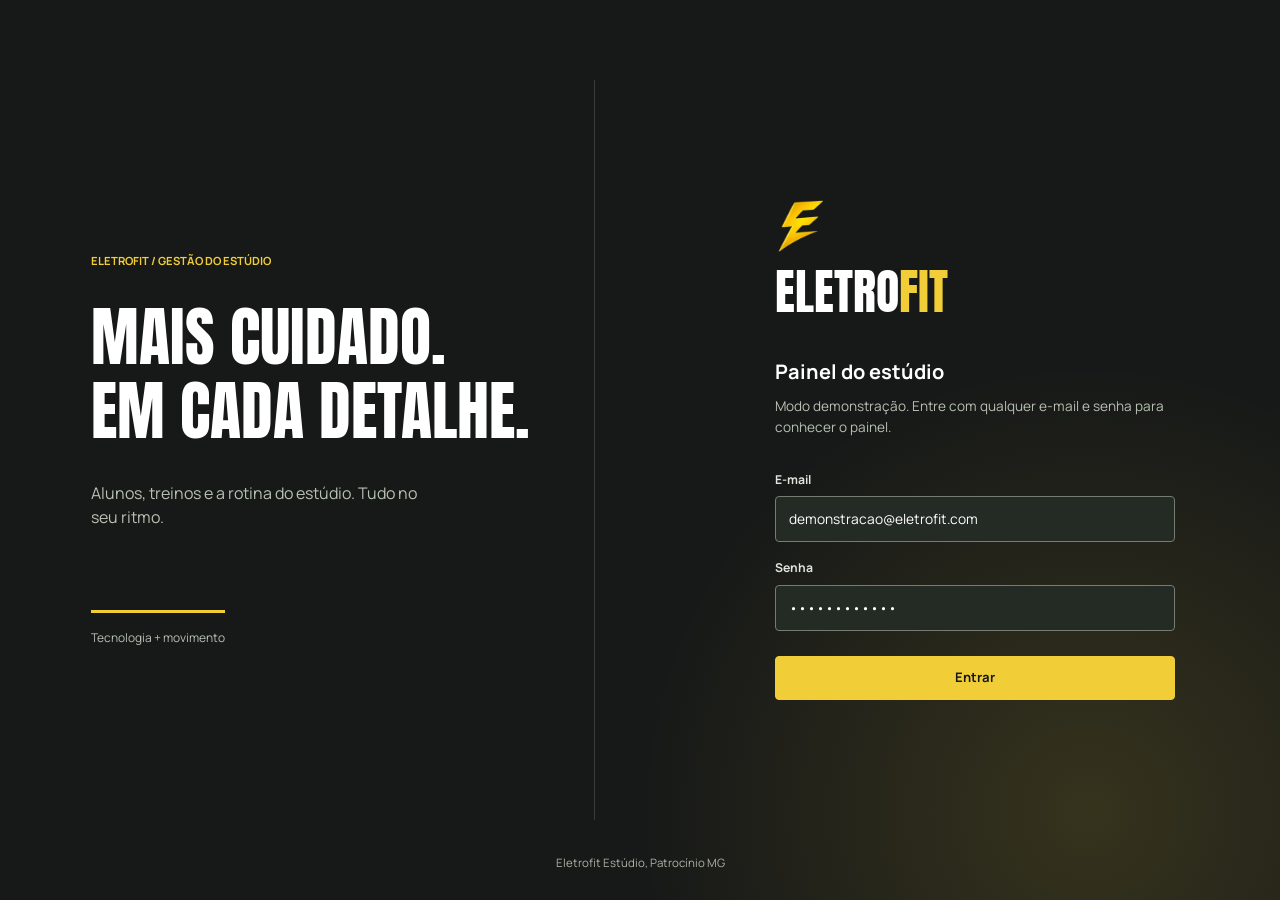
<file: painel/index.html>
<!DOCTYPE html>
<html lang="pt-BR">
<head>
<meta charset="UTF-8">
<meta name="viewport" content="width=device-width, initial-scale=1.0, viewport-fit=cover">
<title>Painel Eletrofit</title>
<meta name="description" content="Painel de gestao do Eletrofit Estudio.">
<meta name="robots" content="noindex, nofollow">
<meta name="theme-color" content="#0f0f10">
<link rel="preconnect" href="https://fonts.googleapis.com">
<link rel="preconnect" href="https://fonts.gstatic.com" crossorigin>
<link href="https://fonts.googleapis.com/css2?family=Anton&family=Barlow+Condensed:wght@600;700&family=Manrope:wght@400;500;600;700&display=swap" rel="stylesheet">
<link rel="stylesheet" href="painel.css?v=6">
<link rel="icon" type="image/png" href="favicon.png">
<link rel="apple-touch-icon" href="favicon.png">
</head>
<body>
<a class="skip" href="#conteudo">Ir para o conteúdo</a>

<div id="app">
  <div class="carregando">Carregando</div>
</div>

<noscript>
  <p style="padding:2rem;font-family:system-ui">Este painel precisa de JavaScript ligado para funcionar.</p>
</noscript>

<script type="module" src="js/app.js?v=6"></script>
</body>
</html>
</file>
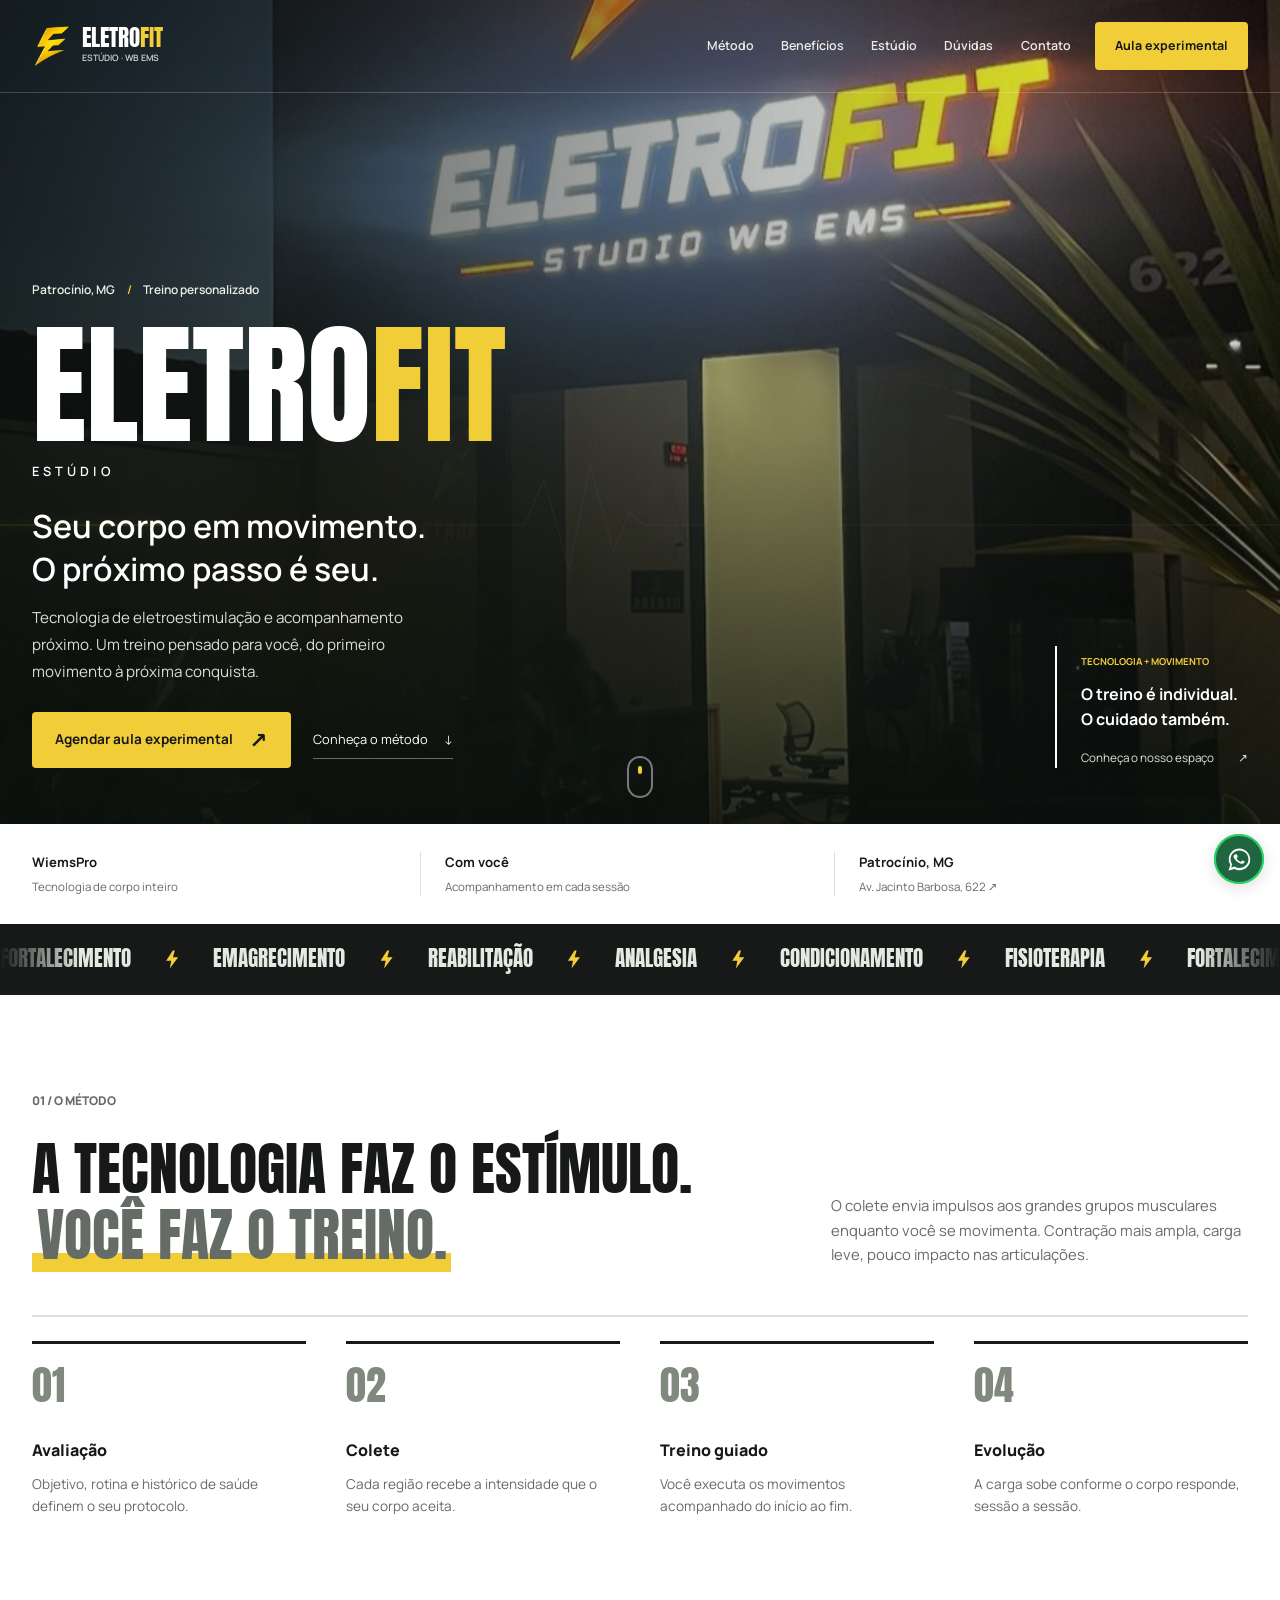
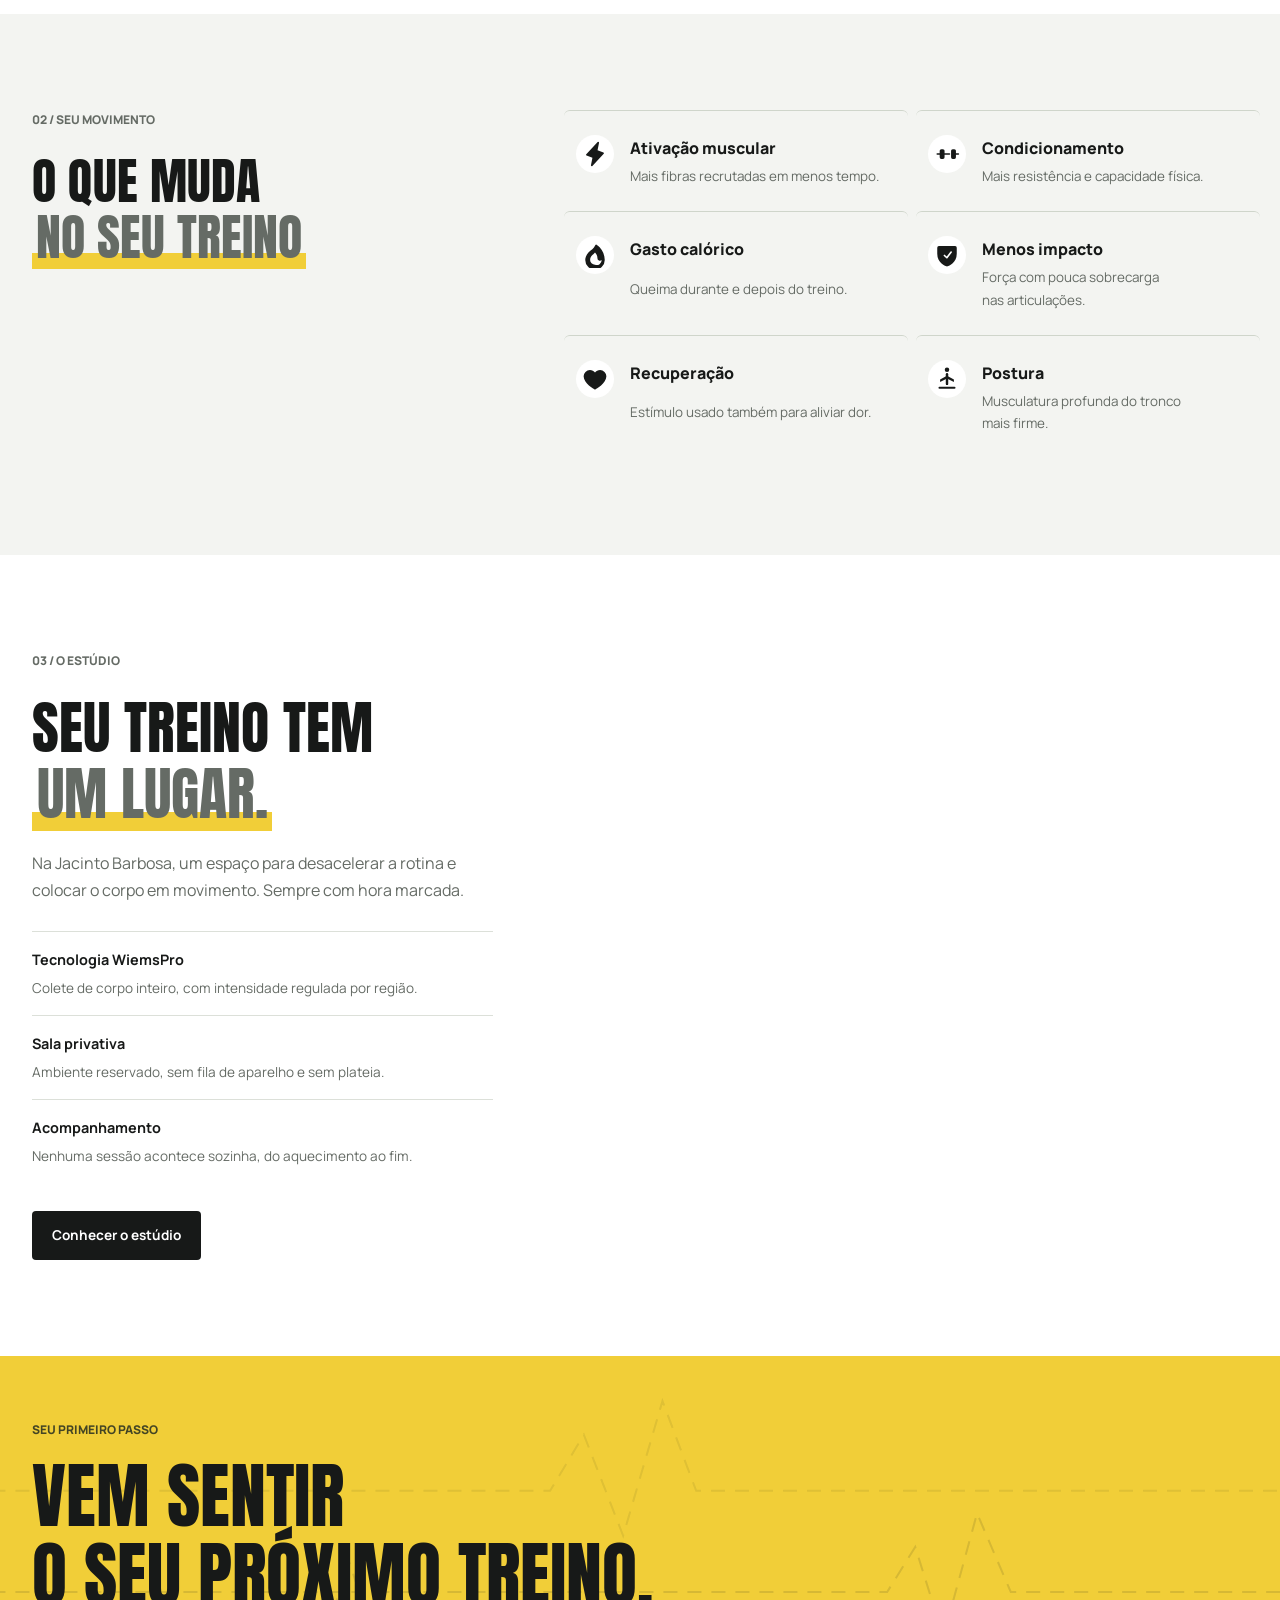
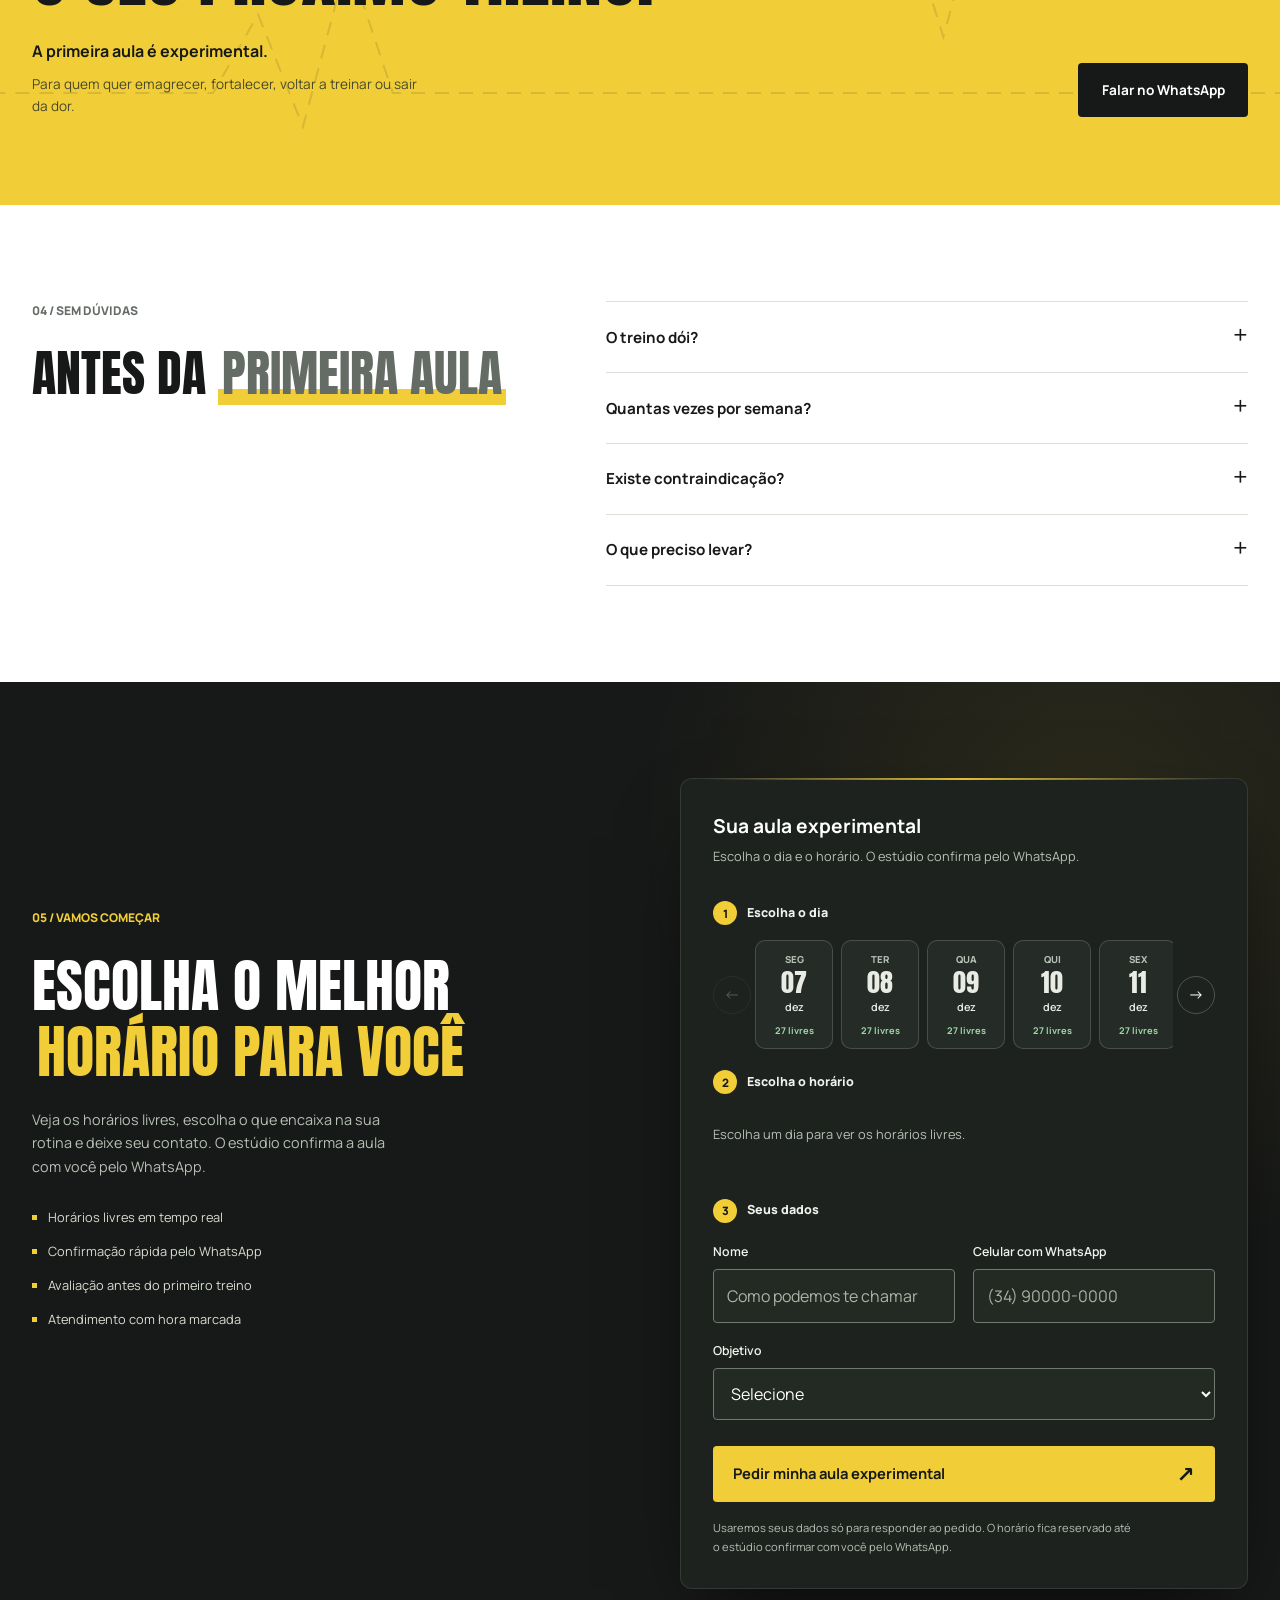
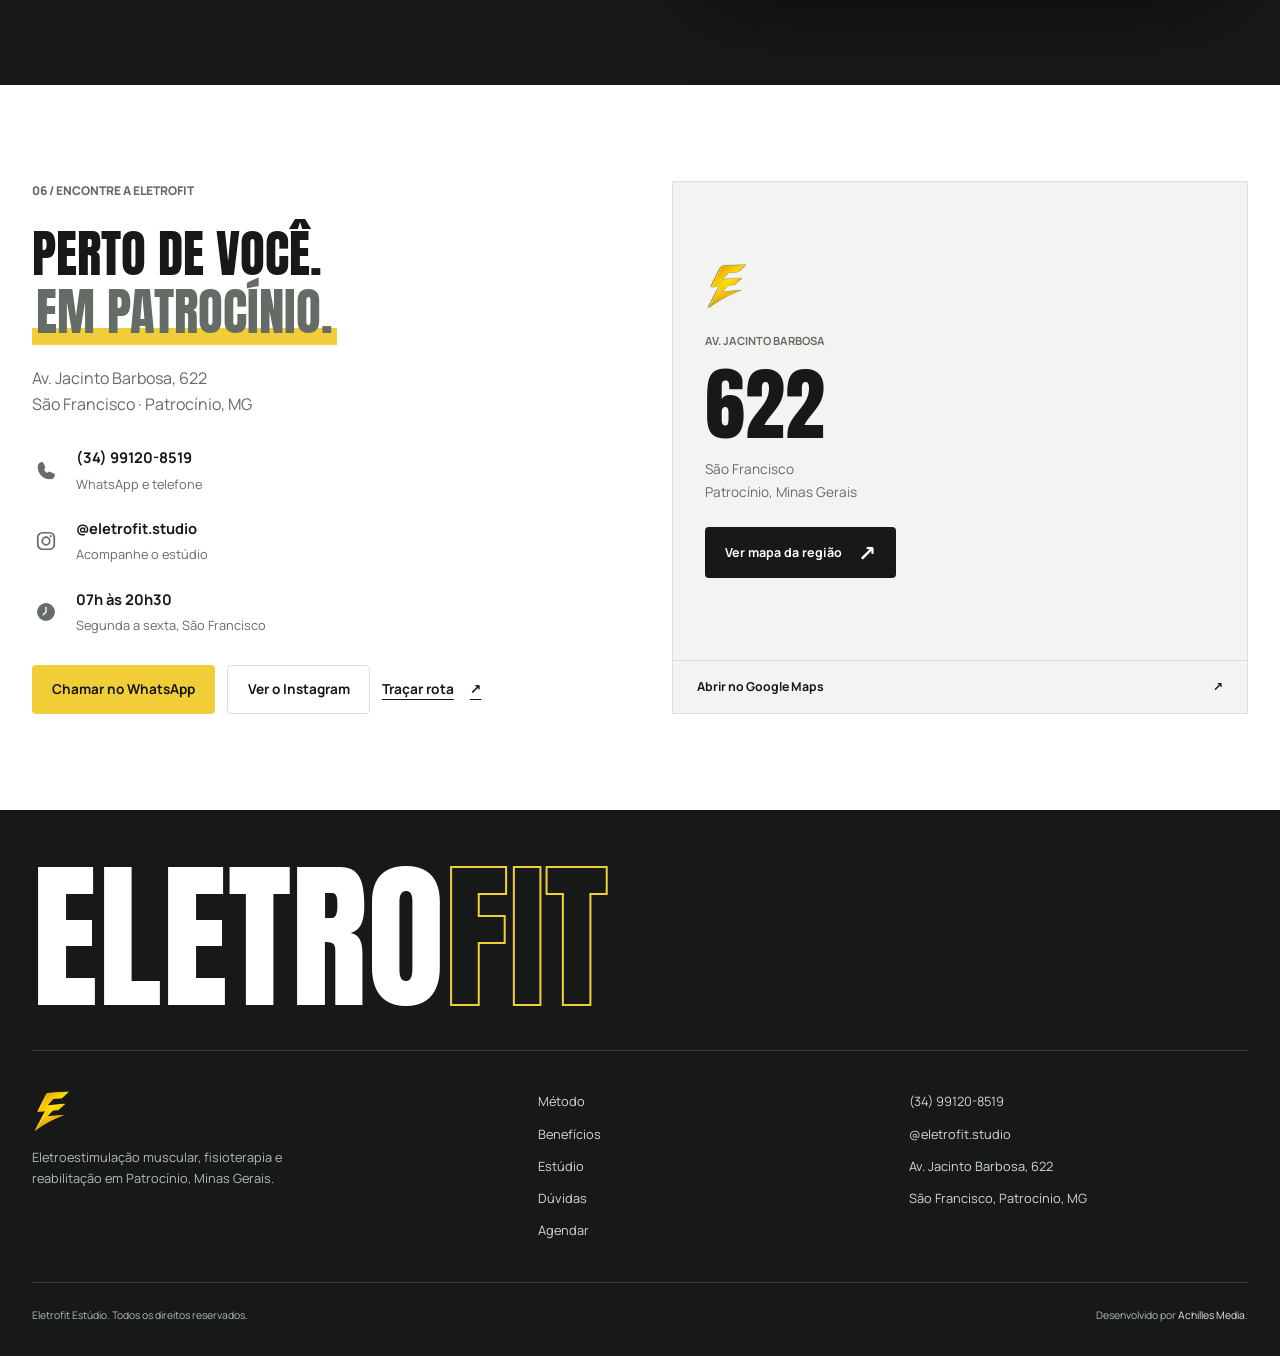
<file: site/index.html>
<!DOCTYPE html>
<html lang="pt-BR">
<head>
<meta charset="UTF-8">
<meta name="viewport" content="width=device-width, initial-scale=1.0">
<title>Eletrofit Estúdio | Eletroestimulação Muscular em Patrocínio MG</title>
<meta name="description" content="Eletrofit Estúdio em Patrocínio MG. Treino personalizado com colete de eletroestimulação muscular WiemsPro. Fortalecimento, emagrecimento, reabilitação e analgesia. Agende sua aula experimental.">
<meta name="theme-color" content="#171918">
<meta name="robots" content="index,follow">
<meta property="og:title" content="Eletrofit Estúdio | Eletroestimulação Muscular em Patrocínio MG">
<meta property="og:description" content="Treino personalizado com colete de eletroestimulação muscular. Menos tempo de treino, mais músculo trabalhando. Patrocínio, Minas Gerais.">
<meta property="og:type" content="website">
<meta property="og:image" content="img/og-eletrofit.jpg">
<meta property="og:locale" content="pt_BR">
<meta name="twitter:card" content="summary_large_image">
<link rel="preconnect" href="https://fonts.googleapis.com">
<link rel="preconnect" href="https://fonts.gstatic.com" crossorigin>
<link href="https://fonts.googleapis.com/css2?family=Anton&family=Barlow+Condensed:wght@500;600;700&family=Manrope:wght@300;400;500;600;700;800&display=swap" rel="stylesheet">
<link rel="stylesheet" href="styles.css?v=6">
<link rel="icon" type="image/png" href="favicon.png?v=1">
<link rel="apple-touch-icon" href="favicon.png?v=1">
<script type="application/ld+json">
{
  "@context": "https://schema.org",
  "@type": "HealthAndBeautyBusiness",
  "name": "Eletrofit Estúdio",
  "description": "Estúdio de treino personalizado com eletroestimulação muscular, fisioterapia e reabilitação em Patrocínio, Minas Gerais.",
  "image": "img/og-eletrofit.jpg",
  "telephone": "+55 34 99120-8519",
  "address": {
    "@type": "PostalAddress",
    "streetAddress": "Av. Jacinto Barbosa, 622",
    "addressLocality": "Patrocínio",
    "addressRegion": "MG",
    "postalCode": "38740-000",
    "addressCountry": "BR"
  },
  "openingHoursSpecification": [{
    "@type": "OpeningHoursSpecification",
    "dayOfWeek": ["Monday","Tuesday","Wednesday","Thursday","Friday"],
    "opens": "07:00",
    "closes": "20:30"
  }],
  "sameAs": ["https://instagram.com/eletrofit.studio"]
}
</script>
</head>
<body>

<a class="skip" href="#inicio">Ir para o conteúdo</a>
<div class="progress" id="scrollProgress" aria-hidden="true"></div>

<!-- ================= NAVBAR ================= -->
<header class="nav" id="nav">
  <div class="nav__pill">
    <a href="#inicio" class="brand" aria-label="Eletrofit Estúdio, início">
      <img src="img/eletrofit-raio.png" alt="Eletrofit Estúdio" width="512" height="512">
      <span class="brand__name" aria-hidden="true">ELETRO<span>FIT</span><small>ESTÚDIO · WB EMS</small></span>
    </a>

    <nav class="nav__links" aria-label="Navegação principal">
      <a href="#metodo">Método</a>
      <a href="#beneficios">Benefícios</a>
      <a href="#estudio">Estúdio</a>
      <a href="#duvidas">Dúvidas</a>
      <a href="#localizacao">Contato</a>
    </nav>

    <a class="btn btn--nav" href="#agendar">Aula experimental</a>

    <button class="nav__toggle" id="navToggle" aria-label="Abrir menu" aria-expanded="false" aria-controls="navMobile">
      <span></span><span></span><span></span>
    </button>
  </div>

  <div class="nav__mobile" id="navMobile" hidden inert>
    <a href="#metodo">Método</a>
    <a href="#beneficios">Benefícios</a>
    <a href="#estudio">Estúdio</a>
    <a href="#duvidas">Dúvidas</a>
    <a href="#localizacao">Contato</a>
    <a class="btn btn--primary" href="#agendar">Agendar aula experimental</a>
  </div>
</header>

<main>

<!-- ================= HERO ================= -->
<section class="hero" id="inicio">
  <div class="hero__frame">
    <picture>
      <source media="(max-width:760px)" srcset="img/fachada-hero-mobile.jpg">
      <img class="hero__img" src="img/fachada-hero.jpg" alt="Fachada do Eletrofit Estúdio à noite, com o letreiro aceso" width="1450" height="1314" fetchpriority="high">
    </picture>

    <div class="hero__glow" aria-hidden="true"></div>
    <svg class="hero__pulse" viewBox="0 0 1440 160" preserveAspectRatio="none" aria-hidden="true">
      <path class="hero__pulse-base" d="M0 96 H560 L590 96 L612 40 L640 150 L664 22 L690 128 L708 80 L724 96 H1440"/>
      <path class="hero__pulse-run" d="M0 96 H560 L590 96 L612 40 L640 150 L664 22 L690 128 L708 80 L724 96 H1440" pathLength="1000"/>
    </svg>

    <div class="hero__body">
      <div class="hero__copy js-stagger">
        <span class="hero__location reveal">Patrocínio, MG <span aria-hidden="true">/</span> Treino personalizado</span>
        <h1 class="hero__title" data-split>ELETRO<span>FIT</span><small>ESTÚDIO</small></h1>
        <p class="hero__statement reveal">Seu corpo em movimento.<br>O próximo passo é seu.</p>
        <p class="hero__description reveal">Tecnologia de eletroestimulação e acompanhamento próximo. Um treino pensado para você, do primeiro movimento à próxima conquista.</p>
        <div class="hero__actions reveal">
          <a class="btn btn--primary btn--lg" href="#agendar">Agendar aula experimental <span aria-hidden="true">↗</span></a>
          <a class="hero__more" href="#metodo">Conheça o método <span aria-hidden="true">↓</span></a>
        </div>
      </div>

      <div class="hero__signature reveal">
        <span>TECNOLOGIA + MOVIMENTO</span>
        <strong>O treino é individual.<br>O cuidado também.</strong>
        <a href="#estudio">Conheça o nosso espaço <span aria-hidden="true">↗</span></a>
      </div>
    </div>

    <a class="hero__scroll" href="#metodo" aria-label="Rolar para o método"><span></span></a>
  </div>
</section>

<div class="studio-strip js-stagger">
  <span class="reveal"><strong>WiemsPro</strong> Tecnologia de corpo inteiro</span>
  <span class="reveal"><strong>Com você</strong> Acompanhamento em cada sessão</span>
  <a class="reveal" href="#localizacao"><strong>Patrocínio, MG</strong> Av. Jacinto Barbosa, 622 <span aria-hidden="true">↗</span></a>
</div>

<!-- ================= TICKER ================= -->
<div class="ticker" aria-hidden="true">
  <div class="ticker__track">
    <span>Fortalecimento</span><i></i>
    <span>Emagrecimento</span><i></i>
    <span>Reabilitação</span><i></i>
    <span>Analgesia</span><i></i>
    <span>Condicionamento</span><i></i>
    <span>Fisioterapia</span><i></i>
    <span>Fortalecimento</span><i></i>
    <span>Emagrecimento</span><i></i>
    <span>Reabilitação</span><i></i>
    <span>Analgesia</span><i></i>
    <span>Condicionamento</span><i></i>
    <span>Fisioterapia</span><i></i>
  </div>
</div>

<!-- ================= MÉTODO ================= -->
<section class="metodo" id="metodo">
  <div class="metodo__head reveal">
    <span class="eyebrow">01 / O método</span>
    <h2 class="section-title">A tecnologia faz o estímulo.<br><em>Você faz o treino.</em></h2>
    <p class="lead">O colete envia impulsos aos grandes grupos musculares enquanto você se movimenta. Contração mais ampla, carga leve, pouco impacto nas articulações.</p>
  </div>

  <div class="metodo__trilho" aria-hidden="true"><i id="metodoTrilho"></i></div>
  <ol class="steps js-stagger">
    <li class="step reveal">
      <span class="step__num">01</span>
      <h3>Avaliação</h3>
      <p>Objetivo, rotina e histórico de saúde definem o seu protocolo.</p>
    </li>
    <li class="step reveal">
      <span class="step__num">02</span>
      <h3>Colete</h3>
      <p>Cada região recebe a intensidade que o seu corpo aceita.</p>
    </li>
    <li class="step reveal">
      <span class="step__num">03</span>
      <h3>Treino guiado</h3>
      <p>Você executa os movimentos acompanhado do início ao fim.</p>
    </li>
    <li class="step reveal">
      <span class="step__num">04</span>
      <h3>Evolução</h3>
      <p>A carga sobe conforme o corpo responde, sessão a sessão.</p>
    </li>
  </ol>
</section>

<!-- ================= BENEFÍCIOS ================= -->
<section class="bene" id="beneficios">
  <div class="bene__head reveal">
    <span class="eyebrow">02 / Seu movimento</span>
    <h2 class="section-title">O que muda <em>no seu treino</em></h2>
  </div>

  <div class="bene__grid js-stagger">
    <article class="card reveal">
      <span class="card__ico">
        <svg viewBox="0 0 256 256" aria-hidden="true"><path fill="currentColor" d="M215.79 118.17a8 8 0 0 0-5-5.66L153.18 90.9l14.66-73.33a8 8 0 0 0-13.69-7l-112 120a8 8 0 0 0 3 13l57.63 21.61-14.62 73.20a8 8 0 0 0 13.69 7l112-120a8 8 0 0 0 1.94-7.21Z"/></svg>
      </span>
      <h3>Ativação muscular</h3>
      <p>Mais fibras recrutadas em menos tempo.</p>
    </article>

    <article class="card reveal">
      <span class="card__ico">
        <svg viewBox="0 0 256 256" aria-hidden="true"><path fill="currentColor" d="M248 128a8 8 0 0 1-8 8h-24v24a16 16 0 0 1-16 16h-16a16 16 0 0 1-16-16V96a16 16 0 0 1 16-16h16a16 16 0 0 1 16 16v24h24a8 8 0 0 1 8 8ZM88 80H72a16 16 0 0 0-16 16v24H32a8 8 0 0 0 0 16h24v24a16 16 0 0 0 16 16h16a16 16 0 0 0 16-16V96a16 16 0 0 0-16-16Zm64 40h-48a8 8 0 0 0 0 16h48a8 8 0 0 0 0-16Z"/></svg>
      </span>
      <h3>Condicionamento</h3>
      <p>Mais resistência e capacidade física.</p>
    </article>

    <article class="card reveal">
      <span class="card__ico">
        <svg viewBox="0 0 256 256" aria-hidden="true"><path fill="currentColor" d="M173.8 51.48a184 184 0 0 0-30-25.35 8 8 0 0 0-11.63 3.1c-9.15 18.5-19.3 32.63-30.62 42.6-13.83 12.19-26.7 18.53-38.29 30.35C40.85 128.63 32 152.85 32 176a96 96 0 0 0 192 0c0-45.94-19.79-92.4-50.2-124.52ZM128 224a48.05 48.05 0 0 1-48-48c0-19.9 8.24-35.36 22.68-48.15 3.79-3.36 7.71-6.32 11.8-9.31A184.6 184.6 0 0 0 128 104c14.4 15.4 24 33.94 24 56a24 24 0 0 0 41.2 16.72A48.06 48.06 0 0 1 128 224Z"/></svg>
      </span>
      <h3>Gasto calórico</h3>
      <p>Queima durante e depois do treino.</p>
    </article>

    <article class="card reveal">
      <span class="card__ico">
        <svg viewBox="0 0 256 256" aria-hidden="true"><path fill="currentColor" d="M208 40H48a16 16 0 0 0-16 16v58.78c0 89.61 75.82 119.34 91 124.39a15.53 15.53 0 0 0 10 0c15.2-5.05 91-34.78 91-124.39V56a16 16 0 0 0-16-16Zm-32.53 63.85-42.66 56a8 8 0 0 1-11.81.79l-24-22a8 8 0 1 1 10.8-11.8l17.59 16.12 37.36-49a8 8 0 1 1 12.72 9.71Z"/></svg>
      </span>
      <h3>Menos impacto</h3>
      <p>Força com pouca sobrecarga nas articulações.</p>
    </article>

    <article class="card reveal">
      <span class="card__ico">
        <svg viewBox="0 0 256 256" aria-hidden="true"><path fill="currentColor" d="M178 40c-20.65 0-38.73 8.88-50 23.89C116.73 48.88 98.65 40 78 40a62.07 62.07 0 0 0-62 62c0 70 103.79 126.66 108.21 129a8 8 0 0 0 7.58 0C136.21 228.66 240 172 240 102a62.07 62.07 0 0 0-62-62Z"/></svg>
      </span>
      <h3>Recuperação</h3>
      <p>Estímulo usado também para aliviar dor.</p>
    </article>

    <article class="card reveal">
      <span class="card__ico">
        <svg viewBox="0 0 256 256" aria-hidden="true"><circle cx="128" cy="36" r="22" fill="currentColor"/><rect x="116" y="70" width="24" height="118" rx="12" fill="currentColor"/><path fill="currentColor" d="M128 96 60 132v26l68-36 68 36v-26Z"/><rect x="44" y="204" width="168" height="20" rx="10" fill="currentColor"/></svg>
      </span>
      <h3>Postura</h3>
      <p>Musculatura profunda do tronco mais firme.</p>
    </article>
  </div>
</section>

<!-- ================= ESTÚDIO ================= -->
<section class="estudio" id="estudio">
  <div class="estudio__grid">
    <div class="estudio__text reveal reveal--left">
      <span class="eyebrow">03 / O estúdio</span>
      <h2 class="section-title">Seu treino tem<br><em>um lugar.</em></h2>
      <p class="lead">Na Jacinto Barbosa, um espaço para desacelerar a rotina e colocar o corpo em movimento. Sempre com hora marcada.</p>
      <ul class="marks">
        <li><strong>Tecnologia WiemsPro</strong>Colete de corpo inteiro, com intensidade regulada por região.</li>
        <li><strong>Sala privativa</strong>Ambiente reservado, sem fila de aparelho e sem plateia.</li>
        <li><strong>Acompanhamento</strong>Nenhuma sessão acontece sozinha, do aquecimento ao fim.</li>
      </ul>
      <a class="btn btn--dark" href="#agendar">Conhecer o estúdio</a>
    </div>

    <div class="estudio__fotos js-stagger">
      <figure class="shot shot--tall reveal">
        <a href="img/fachada-entrada.jpg" class="gallery-link" data-gallery aria-label="Ampliar foto da entrada do estúdio">
          <img src="img/fachada-entrada.jpg" alt="Entrada do Eletrofit Estúdio iluminada à noite" width="900" height="991" loading="lazy">
          <span class="shot__expand" aria-hidden="true">↗</span>
        </a>
        <figcaption><span>01 / Bem-vindo à Eletrofit</span><span>Entrada</span></figcaption>
      </figure>
      <figure class="shot reveal">
        <a href="img/fachada-lateral.jpg" class="gallery-link" data-gallery aria-label="Ampliar foto da fachada do estúdio">
          <img src="img/fachada-lateral.jpg" alt="Vista lateral da fachada do Eletrofit Estúdio" width="900" height="991" loading="lazy">
          <span class="shot__expand" aria-hidden="true">↗</span>
        </a>
        <figcaption><span>02 / Av. Jacinto Barbosa, 622</span><span>Fachada</span></figcaption>
      </figure>
    </div>
  </div>
</section>

<!-- ================= CHAMADA ================= -->
<section class="cta">
  <svg class="cta__raios" viewBox="0 0 1200 400" preserveAspectRatio="xMidYMid slice" aria-hidden="true">
    <path d="M-20 300 L220 300 L260 230 L300 330 L340 180 L380 300 L1220 300"/>
    <path d="M-20 120 L520 120 L550 70 L585 160 L620 40 L650 120 L1220 120"/>
    <path d="M-20 210 L820 210 L845 170 L870 250 L900 140 L930 210 L1220 210"/>
  </svg>
  <div class="cta__inner reveal">
    <span class="eyebrow">Seu primeiro passo</span>
    <h2>Vem sentir<br>o seu próximo treino.</h2>
    <p class="cta__subtitle">A primeira aula é experimental.</p>
    <p>Para quem quer emagrecer, fortalecer, voltar a treinar ou sair da dor.</p>
    <a class="btn btn--dark btn--lg" href="https://wa.me/5534991208519?text=Ol%C3%A1%21%20Quero%20agendar%20uma%20aula%20experimental%20na%20Eletrofit." target="_blank" rel="noopener">Falar no WhatsApp</a>
  </div>
</section>

<!-- ================= DÚVIDAS ================= -->
<section class="faq" id="duvidas">
  <div class="faq__head reveal">
    <span class="eyebrow">04 / Sem dúvidas</span>
    <h2 class="section-title">Antes da <em>primeira aula</em></h2>
  </div>

  <div class="faq__list js-stagger">
    <details class="qa reveal">
      <summary>O treino dói?</summary>
      <p>A sensação é de formigamento e contração, forte mas confortável. A intensidade sobe só até onde você se sente bem, e o ajuste é imediato.</p>
    </details>

    <details class="qa reveal">
      <summary>Quantas vezes por semana?</summary>
      <p>Definido na avaliação. A eletroestimulação pede intervalo de recuperação, então mais treino nem sempre significa mais resultado.</p>
    </details>

    <details class="qa reveal">
      <summary>Existe contraindicação?</summary>
      <p>Sim. Marca-passo, gravidez, epilepsia e quadros cardíacos pedem liberação médica ou contraindicam o uso. Por isso a avaliação começa pelo seu histórico de saúde.</p>
    </details>

    <details class="qa reveal">
      <summary>O que preciso levar?</summary>
      <p>Roupa de treino, tênis e água. O colete e o restante do equipamento são do estúdio.</p>
    </details>
  </div>
</section>

<!-- ================= AGENDAR ================= -->
<section class="agendar" id="agendar">
  <div class="agendar__inner">
    <div class="agendar__intro reveal reveal--left">
      <span class="eyebrow">05 / Vamos começar</span>
      <h2 class="section-title">Escolha o melhor<br><em>horário para você</em></h2>
      <p class="lead">Veja os horários livres, escolha o que encaixa na sua rotina e deixe seu contato. O estúdio confirma a aula com você pelo WhatsApp.</p>
      <ul class="agendar__perks">
        <li>Horários livres em tempo real</li>
        <li>Confirmação rápida pelo WhatsApp</li>
        <li>Avaliação antes do primeiro treino</li>
        <li>Atendimento com hora marcada</li>
      </ul>
    </div>

    <div class="agendar__caixa reveal reveal--right">
    <form class="agendar__form" id="agendarForm" novalidate>
      <div class="form-heading"><h3>Sua aula experimental</h3><span>Escolha o dia e o horário. O estúdio confirma pelo WhatsApp.</span></div>

      <fieldset class="agenda" id="agenda" aria-describedby="erro-horario">
        <legend class="passo"><span>1</span> Escolha o dia</legend>
        <div class="agenda__dias-wrap">
          <button type="button" class="agenda__seta" id="diasAntes" aria-label="Ver dias anteriores" disabled>←</button>
          <div class="agenda__dias" id="agendaDias" role="radiogroup" aria-label="Dias disponíveis">
            <span class="agenda__carregando">Carregando a agenda</span>
          </div>
          <button type="button" class="agenda__seta" id="diasDepois" aria-label="Ver mais dias">→</button>
        </div>
        <p class="passo" id="passoHora"><span>2</span> Escolha o horário</p>
        <div class="agenda__horas" id="agendaHoras" aria-labelledby="passoHora" aria-live="polite">
          <p class="agenda__dica">Escolha um dia para ver os horários livres.</p>
        </div>
        <span class="field__err" id="erro-horario" data-err></span>
      </fieldset>

      <div class="field field--periodo" id="campoPeriodo" hidden>
        <label for="f-periodo">Melhor período</label>
        <select id="f-periodo" name="periodo" aria-describedby="erro-periodo">
          <option value="" disabled selected>Selecione</option>
          <option>Manhã, 07h às 12h</option>
          <option>Tarde, 12h às 18h</option>
          <option>Noite, 18h às 20h30</option>
        </select>
        <span class="field__err" id="erro-periodo" data-err></span>
      </div>

      <p class="passo passo--dados"><span id="passoDadosNum">3</span> Seus dados</p>
      <div class="field">
        <label for="f-nome">Nome</label>
        <input id="f-nome" name="nome" type="text" autocomplete="name" placeholder="Como podemos te chamar" required minlength="2" maxlength="120" aria-describedby="erro-nome">
        <span class="field__err" id="erro-nome" data-err></span>
      </div>

      <div class="field">
        <label for="f-celular">Celular com WhatsApp</label>
        <input id="f-celular" name="celular" type="tel" inputmode="tel" autocomplete="tel" placeholder="(34) 90000-0000" required aria-describedby="erro-celular">
        <span class="field__err" id="erro-celular" data-err></span>
      </div>

      <div class="field field--full">
        <label for="f-objetivo">Objetivo</label>
        <select id="f-objetivo" name="objetivo" required aria-describedby="erro-objetivo">
          <option value="" disabled selected>Selecione</option>
          <option>Emagrecimento</option>
          <option>Fortalecimento muscular</option>
          <option>Condicionamento físico</option>
          <option>Reabilitação ou alívio de dor</option>
          <option>Ainda não sei, quero entender</option>
        </select>
        <span class="field__err" id="erro-objetivo" data-err></span>
      </div>

      <div class="agendar__resumo" id="agendarResumo" hidden>
        <span>Sua aula</span>
        <strong id="resumoTexto"></strong>
      </div>

      <button type="submit" class="btn btn--primary agendar__submit" id="agendarEnviar">
        <span class="agendar__submit-texto">Pedir minha aula experimental</span>
        <span aria-hidden="true">↗</span>
      </button>
      <p class="agendar__note">Usaremos seus dados só para responder ao pedido. O horário fica reservado até o estúdio confirmar com você pelo WhatsApp.</p>
      <p class="agendar__ok" id="agendarOk" role="status" hidden>Mensagem pronta. <a id="agendarLink" target="_blank" rel="noopener">Continuar no WhatsApp ↗</a></p>
    </form>

    <div class="agendar__sucesso" id="agendarSucesso" tabindex="-1" hidden>
      <span class="sucesso__selo" aria-hidden="true">
        <svg viewBox="0 0 52 52"><circle cx="26" cy="26" r="24"/><path d="M15 27 l7 7 l15 -16"/></svg>
      </span>
      <h3 id="sucessoTitulo">Pedido enviado!</h3>
      <p class="sucesso__quando" id="sucessoQuando"></p>
      <p id="sucessoTexto">O estúdio já recebeu o seu pedido e vai confirmar o horário com você pelo WhatsApp.</p>
      <div class="sucesso__acoes">
        <a class="btn btn--primary" id="sucessoWhats" target="_blank" rel="noopener">Falar no WhatsApp agora <span aria-hidden="true">↗</span></a>
        <button type="button" class="text-link" id="sucessoNovo">Escolher outro horário</button>
      </div>
    </div>
    </div>
  </div>
</section>

<!-- ================= LOCALIZAÇÃO ================= -->
<section class="local" id="localizacao">
  <div class="local__grid">
    <div class="local__info reveal reveal--left">
      <span class="eyebrow">06 / Encontre a Eletrofit</span>
      <h2 class="section-title">Perto de você.<br><em>Em Patrocínio.</em></h2>
      <p class="lead">Av. Jacinto Barbosa, 622<br>São Francisco · Patrocínio, MG</p>

      <ul class="local__list">
        <li>
          <span class="local__ico">
            <svg viewBox="0 0 256 256" aria-hidden="true"><path fill="currentColor" d="M231.88 175.08A56.26 56.26 0 0 1 176 224C96.6 224 32 159.4 32 80a56.26 56.26 0 0 1 48.92-55.88 16 16 0 0 1 16.62 9.52l21.12 47.15a16 16 0 0 1-1.32 15.06l-10.63 15.5a1.94 1.94 0 0 0-.09 2c6.71 13.74 20.62 27.53 34.42 34.19a1.94 1.94 0 0 0 2-.11l15.24-10.64a16 16 0 0 1 15.13-1.4l47.15 21.12a16 16 0 0 1 9.51 16.61Z"/></svg>
          </span>
          <div><strong>(34) 99120-8519</strong><span>WhatsApp e telefone</span></div>
        </li>
        <li>
          <span class="local__ico">
            <svg viewBox="0 0 24 24" fill="none" stroke="currentColor" stroke-width="1.9" aria-hidden="true"><rect x="3" y="3" width="18" height="18" rx="5.2"/><circle cx="12" cy="12" r="4.1"/><circle cx="17.3" cy="6.7" r="1.15" fill="currentColor" stroke="none"/></svg>
          </span>
          <div><strong>@eletrofit.studio</strong><span>Acompanhe o estúdio</span></div>
        </li>
        <li>
          <span class="local__ico">
            <svg viewBox="0 0 256 256" aria-hidden="true"><path fill="currentColor" d="M128 24a104 104 0 1 0 104 104A104.11 104.11 0 0 0 128 24Zm8 104a8 8 0 0 1-2.34 5.66l-32 32a8 8 0 0 1-11.32-11.32L120 124.69V72a8 8 0 0 1 16 0Z"/></svg>
          </span>
          <div><strong>07h às 20h30</strong><span>Segunda a sexta, São Francisco</span></div>
        </li>
      </ul>

      <div class="local__actions">
        <a class="btn btn--primary" href="https://wa.me/5534991208519?text=Ol%C3%A1%21%20Quero%20saber%20mais%20sobre%20os%20treinos%20da%20Eletrofit." target="_blank" rel="noopener">Chamar no WhatsApp</a>
        <a class="btn btn--ghost" href="https://instagram.com/eletrofit.studio" target="_blank" rel="noopener">Ver o Instagram</a>
        <a class="text-link" href="https://www.google.com/maps/search/?api=1&query=Avenida+Jacinto+Barbosa+622+Patrocinio+MG" target="_blank" rel="noopener">Traçar rota <span aria-hidden="true">↗</span></a>
      </div>
    </div>

    <div class="local__map reveal reveal--right">
      <div class="map-preview" id="mapPreview">
        <img src="img/eletrofit-raio.png" width="44" height="44" alt="">
        <span>AV. JACINTO BARBOSA</span>
        <strong>622</strong>
        <p>São Francisco<br>Patrocínio, Minas Gerais</p>
        <button class="btn btn--dark" id="loadMap" type="button">Ver mapa da região <span aria-hidden="true">↗</span></button>
      </div>
      <iframe
        id="studioMap" hidden
        title="Mapa da Eletrofit, Avenida Jacinto Barbosa 622, Patrocínio, Minas Gerais"
        data-src="https://www.google.com/maps?q=Avenida+Jacinto+Barbosa,+622,+S%C3%A3o+Francisco,+Patroc%C3%ADnio+-+MG,+38740-000&output=embed"
        loading="lazy" referrerpolicy="no-referrer-when-downgrade"></iframe>
      <a class="map-external" href="https://www.google.com/maps/search/?api=1&query=Avenida+Jacinto+Barbosa+622+Patrocinio+MG" target="_blank" rel="noopener">Abrir no Google Maps <span aria-hidden="true">↗</span></a>
    </div>
  </div>
</section>

</main>

<!-- ================= FOOTER ================= -->
<footer class="foot">
  <div class="foot__wordmark" aria-hidden="true"><span class="foot__wm-in">ELETRO<span>FIT</span></span></div>
  <div class="foot__inner">
    <div class="foot__brand">
      <img src="img/eletrofit-raio.png" alt="Eletrofit Estúdio" width="512" height="512">
      <p>Eletroestimulação muscular, fisioterapia e reabilitação em Patrocínio, Minas Gerais.</p>
    </div>
    <nav class="foot__nav" aria-label="Rodapé">
      <a href="#metodo">Método</a>
      <a href="#beneficios">Benefícios</a>
      <a href="#estudio">Estúdio</a>
      <a href="#duvidas">Dúvidas</a>
      <a href="#agendar">Agendar</a>
    </nav>
    <div class="foot__contact">
      <a href="https://wa.me/5534991208519" target="_blank" rel="noopener">(34) 99120-8519</a>
      <a href="https://instagram.com/eletrofit.studio" target="_blank" rel="noopener">@eletrofit.studio</a>
      <span>Av. Jacinto Barbosa, 622</span>
      <span>São Francisco, Patrocínio, MG</span>
    </div>
  </div>
  <div class="foot__base">
    <span>Eletrofit Estúdio. Todos os direitos reservados.</span>
    <span class="foot__credito">Desenvolvido por <a href="https://achillesmedia.com.br" target="_blank" rel="noopener">Achilles Media</a>.</span>
  </div>
</footer>

<!-- ================= WHATSAPP FLUTUANTE ================= -->
<a class="wa" id="waFloat" href="https://wa.me/5534991208519?text=Ol%C3%A1%21%20Quero%20agendar%20uma%20aula%20experimental%20na%20Eletrofit." target="_blank" rel="noopener" aria-label="Falar no WhatsApp">
  <svg viewBox="0 0 32 32" aria-hidden="true"><path fill="currentColor" d="M16 3C9 3 3.3 8.7 3.3 15.7c0 2.4.7 4.6 1.8 6.5L3 29l7-1.8c1.8 1 3.9 1.6 6 1.6 7 0 12.7-5.7 12.7-12.7S23 3 16 3Zm0 23.1c-1.9 0-3.7-.5-5.3-1.5l-.4-.2-4.1 1.1 1.1-4-.3-.4a10.3 10.3 0 0 1-1.6-5.5C5.4 9.9 10.1 5.3 16 5.3S26.6 9.9 26.6 15.7 21.9 26.1 16 26.1Zm5.8-7.8c-.3-.2-1.9-.9-2.2-1s-.5-.2-.7.2-.8 1-1 1.2-.4.2-.7.1a8.6 8.6 0 0 1-2.6-1.6 9.5 9.5 0 0 1-1.8-2.2c-.2-.3 0-.5.1-.7l.5-.6c.2-.2.2-.3.4-.6s0-.4 0-.6-.7-1.7-1-2.3-.5-.5-.7-.5h-.6a1.2 1.2 0 0 0-.9.4A3.6 3.6 0 0 0 8.9 12a6.3 6.3 0 0 0 1.3 3.3 14.4 14.4 0 0 0 5.5 4.9c.8.3 1.4.5 1.9.7a4.5 4.5 0 0 0 2 .1c.6-.1 1.9-.8 2.2-1.5s.3-1.4.2-1.5-.3-.2-.6-.3Z"/></svg>
</a>

<script src="config.js?v=1"></script>
<dialog class="gallery-dialog" id="galleryDialog" aria-label="Fotos do Eletrofit Estúdio">
  <div class="gallery-dialog__toolbar">
    <span id="galleryCount" aria-live="polite"></span>
    <button type="button" id="galleryClose" aria-label="Fechar galeria" title="Fechar galeria">×</button>
  </div>
  <img id="galleryImage" alt="">
  <div class="gallery-dialog__footer">
    <button type="button" id="galleryPrev" aria-label="Foto anterior" title="Foto anterior">←</button>
    <p id="galleryCaption" aria-live="polite"></p>
    <button type="button" id="galleryNext" aria-label="Próxima foto" title="Próxima foto">→</button>
  </div>
</dialog>
<script src="script.js?v=6" defer></script>
</body>
</html>
</file>
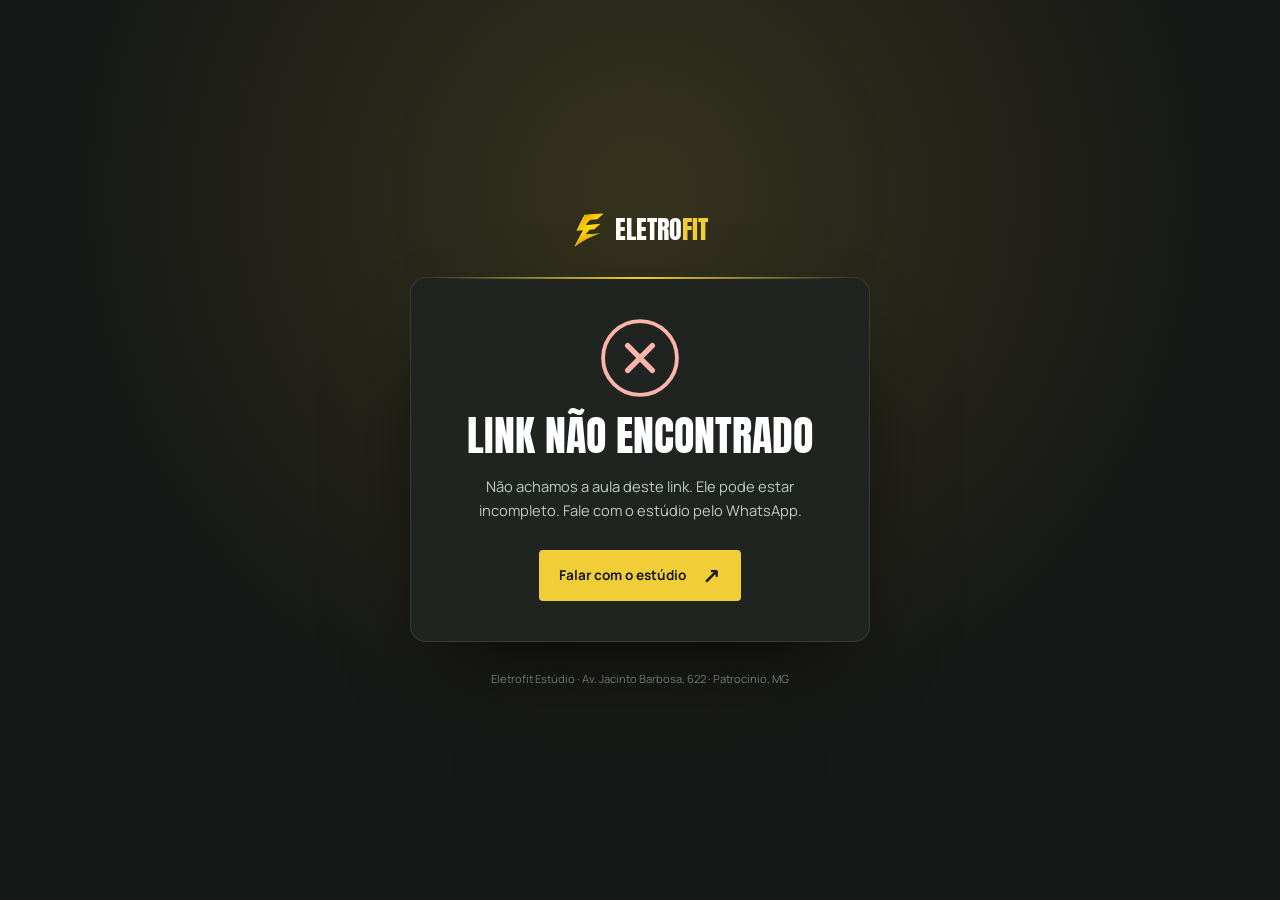
<file: site/confirmar.html>
<!DOCTYPE html>
<html lang="pt-BR">
<head>
<meta charset="UTF-8">
<meta name="viewport" content="width=device-width, initial-scale=1.0">
<title>Confirmar aula | Eletrofit Estúdio</title>
<meta name="robots" content="noindex, nofollow">
<meta name="theme-color" content="#171918">
<meta name="referrer" content="no-referrer">
<link rel="preconnect" href="https://fonts.googleapis.com">
<link rel="preconnect" href="https://fonts.gstatic.com" crossorigin>
<link href="https://fonts.googleapis.com/css2?family=Anton&family=Manrope:wght@400;500;600;700;800&display=swap" rel="stylesheet">
<link rel="stylesheet" href="styles.css?v=6">
<link rel="stylesheet" href="confirmar.css?v=1">
<link rel="icon" type="image/png" href="favicon.png?v=1">
</head>
<body class="conf-page">

<main class="conf">
  <a class="conf__marca" href="./" aria-label="Eletrofit Estúdio, página inicial">
    <img src="img/eletrofit-raio.png" alt="" width="40" height="44">
    <span>ELETRO<span>FIT</span></span>
  </a>

  <section class="conf__cartao" id="cartao" aria-live="polite">
    <div class="conf__carregando" id="estadoCarregando">
      <span class="conf__spinner" aria-hidden="true"></span>
      <p>Buscando a sua aula</p>
    </div>

    <div id="estadoPergunta" hidden>
      <span class="conf__kicker">Confirmação de aula</span>
      <h1 id="saudacao">Oi!</h1>
      <div class="conf__quando">
        <span class="conf__dia" id="quandoDia"></span>
        <strong class="conf__hora" id="quandoHora"></strong>
        <span class="conf__dur" id="quandoDur"></span>
      </div>
      <p class="conf__pergunta">Você vem para a aula?</p>
      <div class="conf__botoes">
        <button type="button" class="btn btn--primary btn--lg" id="btSim">Sim, estarei lá</button>
        <button type="button" class="btn btn--ghost btn--lg" id="btNao">Não vou conseguir</button>
      </div>
      <p class="conf__prazo" id="prazo"></p>
    </div>

    <div id="estadoCertezaNao" hidden>
      <span class="conf__kicker">Desmarcar aula</span>
      <h1>Tem certeza?</h1>
      <p class="conf__texto" id="certezaTexto"></p>
      <div class="conf__botoes">
        <button type="button" class="btn btn--dark btn--lg" id="btConfirmaNao">Sim, desmarcar</button>
        <button type="button" class="btn btn--ghost btn--lg" id="btVoltar">Voltar</button>
      </div>
    </div>

    <div id="estadoFim" hidden>
      <span class="conf__selo" id="fimSelo" aria-hidden="true">
        <svg viewBox="0 0 52 52"><circle cx="26" cy="26" r="24"/><path d="M15 27 l7 7 l15 -16"/></svg>
      </span>
      <h1 id="fimTitulo"></h1>
      <p class="conf__texto" id="fimTexto"></p>
      <a class="btn btn--primary" id="fimWhats" target="_blank" rel="noopener" hidden>Falar com o estúdio <span aria-hidden="true">↗</span></a>
    </div>
  </section>

  <p class="conf__rodape">Eletrofit Estúdio · Av. Jacinto Barbosa, 622 · Patrocínio, MG</p>
</main>

<script src="config.js?v=1"></script>
<script src="confirmar.js?v=1" defer></script>
</body>
</html>
</file>
<file: painel/painel.css>
/* Shared Eletrofit identity, tuned for everyday studio operations. */
:root{
  --paper:#fff;--paper-2:#f4f5f2;--paper-3:#e9ece5;
  --ink:#171918;--ink-2:#3c433b;--muted:#626c60;--dim:#6d776b;
  --ouro:#f1ce38;--ouro-fraco:#faf3d0;--ok:#27764a;--erro:#ad3b32;--alerta:#82650b;
  --line:#dfe3da;--line-2:#c2cabe;--raio:6px;--raio-g:8px;
  --ease:cubic-bezier(.2,.8,.2,1);--sans:"Manrope",system-ui,sans-serif;
  --display:"Anton",Impact,sans-serif;--cond:"Barlow Condensed",sans-serif;
  --barra-altura:72px;--menu-altura:72px;
}
*,*::before,*::after{box-sizing:border-box;margin:0;padding:0;letter-spacing:0}
html{-webkit-text-size-adjust:100%;scroll-padding-top:90px}
body{font:14px/1.55 var(--sans);color:var(--ink);background:var(--paper-2);-webkit-font-smoothing:antialiased}
img{display:block;max-width:100%}
button{font:inherit;color:inherit;background:none;border:0;cursor:pointer}
a{color:inherit;text-decoration:none}
ul,ol{list-style:none}
input,select,textarea{font:inherit;color:inherit;min-width:0}
button,a,input,select,textarea{-webkit-tap-highlight-color:transparent}
[hidden]{display:none!important}
:focus-visible{outline:3px solid #9b7d12;outline-offset:3px}
:disabled{cursor:not-allowed}
body.travado{overflow:hidden}
h1,h2,h3,p,strong{overflow-wrap:anywhere}
.ico{display:inline-flex;align-items:center;justify-content:center;flex-shrink:0}
.ico svg{display:block}
.skip{position:fixed;left:16px;top:12px;z-index:100;background:var(--ouro);padding:12px 20px;transform:translateY(-160%)}
.skip:focus{transform:none}
body:has(.login) .skip{display:none}
.bt{display:inline-flex;align-items:center;justify-content:center;gap:.45rem;min-height:44px;max-width:100%;padding:.65rem 1rem;border-radius:4px;border:1px solid transparent;font-size:.82rem;font-weight:700;line-height:1.35;text-align:center;transition:background .18s,border-color .18s,transform .18s,color .18s}
.bt:active{transform:translateY(1px)}
.bt[disabled]{opacity:.5}
.bt--primario{background:var(--ouro);color:var(--ink);border-color:var(--ouro)}
.bt--primario:hover{background:#ffdd4e;border-color:#dfbd2c}
.bt--linha{background:var(--paper);border-color:var(--line-2);color:var(--ink-2)}
.bt--linha:hover{border-color:#737f6c;background:#f5f7f1}
.bt--perigo{background:#fff7f5;color:var(--erro);border-color:#e0bbb7}
.bt--perigo:hover{background:#fce7e4;border-color:var(--erro)}
.bt--peq{font-size:.75rem;padding:.5rem .75rem}
.bt--cheio{width:100%;margin-top:.5rem}
.bt--icone{width:44px;height:44px;min-width:44px;padding:0;border-color:var(--line);background:white;color:var(--muted)}
.bt--icone:hover{color:var(--ink);border-color:var(--line-2)}
.login{min-height:100dvh;background:var(--ink);color:white;position:relative;display:grid;align-items:center;justify-items:center;padding:3rem 1.25rem 5rem}
.login__intro{display:none}
.login__caixa{width:min(400px,100%);text-align:left}
.login__marca{width:52px;height:52px;object-fit:contain;margin-bottom:1rem}
.login__marca-nome{font:400 3rem/1 var(--display);margin-bottom:2.5rem}
.login__marca-nome .ouro{color:var(--ouro)}
.login__titulo{font-size:1.25rem;font-weight:700}
.login__texto{color:#b7c1b3;font-size:.85rem;margin:.6rem 0 2rem}
.login__form{display:flex;flex-direction:column;gap:1.1rem}
.login__form .campo__rotulo{color:#e0e6db}
.login__form .entrada{background:#242a24;border-color:#747d6f;color:white}
.login__form .entrada::placeholder{color:#a9b2a3}
.login__form .entrada:focus{border-color:var(--ouro);box-shadow:0 0 0 3px #f1ce3820}
.login__erro,.erro-inline{background:#fff0ed;color:#9d2924;border:1px solid #e3aaa3;border-radius:4px;font-size:.85rem;padding:.75rem 1rem}
.login__rodape{position:absolute;bottom:1.75rem;left:1rem;right:1rem;text-align:center;color:#a9b2a3;font-size:.72rem}
.barra{position:sticky;top:0;z-index:30;background:var(--ink);color:white;min-height:var(--barra-altura);display:flex;align-items:center;padding-top:env(safe-area-inset-top);border-bottom:1px solid #ffffff15}
.barra__interno{width:min(1440px,100%);margin:auto;padding:.8rem 1rem;display:flex;align-items:center;gap:.75rem}
.barra__marca{display:flex;align-items:center;gap:.7rem;margin-right:auto;min-width:0}
.barra__marca img{width:32px;height:36px;object-fit:contain;flex-shrink:0}
.barra__marca>div{min-width:0}
.barra__marca strong{display:block;font-size:.95rem;line-height:1.3}
.barra__marca span{display:block;color:#bbc5b4;font-size:.67rem;margin-top:.2rem}
.barra .bt--linha{background:transparent;border-color:#6b7565;color:white}
.barra .bt--linha:hover{background:#30382c}
.selo-demo{font-size:.65rem;color:#ede2a8;border-left:1px solid #6b7565;padding-left:.75rem}
.corpo{width:min(1440px,100%);margin:auto;display:flex;gap:2rem;padding:0 1rem}
.conteudo{flex:1;min-width:0;padding:1.5rem 0 calc(var(--menu-altura) + 2.5rem);outline:none}
.menu{position:fixed;left:0;right:0;bottom:0;z-index:30;background:white;border-top:1px solid var(--line);display:flex;justify-content:space-around;padding:.4rem .25rem calc(.4rem + env(safe-area-inset-bottom));gap:.1rem}
.menu__item{flex:1;min-width:0;display:flex;flex-direction:column;align-items:center;justify-content:center;gap:.3rem;padding:.45rem .1rem;border-radius:4px;color:var(--muted);font-size:.61rem;min-height:54px;font-weight:600;transition:background .2s,color .2s}
.menu__icone{display:block;width:21px;height:21px}
.menu__icone svg{width:100%;height:100%}
.menu__item.ativo{background:var(--ouro-fraco);color:var(--ink)}
.menu__item.ativo .menu__icone{color:#76600e}
.menu__titulo,.menu__rodape{display:none}
.tela__topo{display:flex;align-items:flex-start;justify-content:space-between;gap:1rem;flex-wrap:wrap;margin-bottom:1.75rem}
.tela__titulo{font-size:1.7rem;font-weight:800;line-height:1.2}
.tela__sub{font-size:.8rem;color:var(--muted);margin-top:.45rem}
.tela__topo>.linha-botoes{margin-top:0}
.numeros{display:grid;grid-template-columns:repeat(2,minmax(0,1fr));gap:1px;background:var(--line);border:1px solid var(--line);border-radius:6px;overflow:hidden;margin-bottom:1.5rem}
.numero{min-width:0;background:white;padding:1.1rem .9rem;display:flex;flex-direction:column;justify-content:space-between;gap:.7rem}
.numero strong{font-size:1.4rem;font-weight:700;line-height:1.2;font-variant-numeric:tabular-nums}
.numero span{font-size:.69rem;color:var(--muted)}
.numero--alerta{background:#fff8f5}.numero--alerta strong{color:var(--erro)}
.numero--ok strong{color:var(--ok)}
.avisos{display:flex;flex-direction:column;gap:.5rem;margin-bottom:1.75rem}
.avisos__item{display:flex;align-items:center;justify-content:space-between;gap:1rem;border-left:3px solid #c6a321;background:#efefdf;padding:.65rem .8rem;font-size:.78rem}
.avisos__item>.bt{flex-shrink:0;background:transparent;border:0;text-decoration:underline;text-underline-offset:3px}
.bloco{padding:1.5rem 0;margin-bottom:1rem;border-top:1px solid var(--line)}
.bloco__topo{display:flex;align-items:center;justify-content:space-between;gap:1rem;margin-bottom:1.1rem}
.bloco__titulo{font-size:.94rem;font-weight:800;margin-bottom:1.1rem}
.bloco__topo .bloco__titulo{margin:0}
.sessoes,.alunos,.cobrancas{display:flex;flex-direction:column;background:white;border-block:1px solid var(--line)}
.sessao{display:grid;grid-template-columns:auto minmax(0,1fr);align-items:center;gap:.5rem 1rem;padding:1rem .75rem;border-bottom:1px solid var(--line);border-left:3px solid transparent}
.sessao:last-child,.aluno:last-child,.cobranca:last-child{border-bottom:0}
.sessao--feita{border-left-color:var(--ok)}.sessao--falta{border-left-color:var(--erro)}
.sessao__hora{min-width:52px;font-variant-numeric:tabular-nums}
.sessao__hora strong{display:block;font-size:1rem;font-weight:800}
.sessao__hora span{font-size:.7rem;color:var(--dim)}
.sessao__aluno{display:flex;align-items:center;gap:.65rem;min-width:0;text-align:left;min-height:44px}
.sessao__aluno>div{min-width:0}
.sessao__aluno strong{display:block;font-size:.87rem;font-weight:700}
.sessao__aluno>div>span{display:block;font-size:.72rem;color:var(--muted);overflow:hidden;text-overflow:ellipsis;white-space:nowrap}
.sessao__acoes{grid-column:1/-1;display:flex;justify-content:flex-end;align-items:center;gap:.4rem;flex-wrap:wrap}
.avatar{display:grid!important;place-items:center;width:40px;height:40px;border-radius:6px;flex-shrink:0;background:#edf0e6;color:#4b5d39;font-size:.76rem;font-weight:800}
.avatar--peq{width:34px;height:34px;font-size:.66rem}
.semana{display:grid;grid-template-columns:1fr;gap:1rem}
.semana__dia{min-width:0;border-top:3px solid #d6dbd0;padding-top:.85rem}
.semana__dia--hoje{border-color:var(--ouro)}
.semana__topo{display:flex;justify-content:space-between;align-items:baseline;gap:.5rem;margin-bottom:1rem}
.semana__topo strong{font-size:.85rem;font-weight:800}
.semana__topo span{font-size:.72rem;color:var(--muted);font-variant-numeric:tabular-nums}
.semana__vazio{font-size:.8rem;color:var(--muted);padding:1rem 0 2rem}
.cartao-sessao{width:100%;display:flex;align-items:center;gap:.7rem;text-align:left;background:white;border:1px solid var(--line);border-left:3px solid #bfc9b5;border-radius:4px;padding:.75rem;margin-bottom:.5rem;transition:background .2s,border-color .2s}
.cartao-sessao:hover{border-color:#8b9a7e;background:#fafcf7}
.cartao-sessao strong{font-size:.86rem;font-weight:800;font-variant-numeric:tabular-nums}
.cartao-sessao span{font-size:.8rem;overflow:hidden;text-overflow:ellipsis;white-space:nowrap;min-width:0}
.cartao-sessao--feita{border-left-color:var(--ok)}.cartao-sessao--falta{border-left-color:var(--erro)}
.semana__mais{width:100%;min-height:44px;color:var(--muted);font-size:.75rem;border:1px dashed var(--line-2);border-radius:4px;margin-top:.25rem}
.semana__mais:hover{color:var(--ink);background:var(--ouro-fraco);border-color:#a38b30}
.filtros{display:flex;flex-direction:column;gap:1rem;margin-bottom:1.5rem}
.abas{display:flex;gap:0;overflow-x:auto;border-bottom:1px solid var(--line);margin-bottom:1.2rem}
.abas__item{flex-shrink:0;min-height:44px;padding:.65rem .85rem;font-size:.78rem;font-weight:600;border-bottom:2px solid transparent;color:var(--muted);white-space:nowrap}
.abas__item:hover{color:var(--ink);background:#edf0e7}
.abas__item.ativo{color:var(--ink);border-bottom-color:#a68b23;font-weight:800}
.aluno{display:flex;align-items:center;gap:.6rem;padding:1rem .75rem;border-bottom:1px solid var(--line);transition:background .2s}
.aluno:hover{background:#fafcf7}
.aluno__abrir{display:flex;align-items:center;gap:.75rem;flex:1;min-width:0;text-align:left;min-height:44px}
.aluno__dados{min-width:0}
.aluno__dados strong{display:block;font-size:.88rem;font-weight:700}
.aluno__dados>span{display:block;font-size:.73rem;color:var(--muted);overflow:hidden;text-overflow:ellipsis;white-space:nowrap;margin-top:.15rem}
.aluno__lado{display:flex;align-items:center;gap:.5rem;flex-shrink:0;flex-wrap:wrap;justify-content:flex-end;max-width:42%}
.cobranca{display:flex;align-items:center;gap:.75rem;flex-wrap:wrap;padding:1rem .85rem;border-bottom:1px solid var(--line);border-left:3px solid transparent}
.cobranca__aluno{flex:1;min-width:130px;min-height:44px;text-align:left}
.cobranca__aluno strong{display:block;font-size:.88rem;font-weight:700}
.cobranca__aluno span{display:block;font-size:.72rem;color:var(--muted);margin-top:.2rem}
.cobranca__valor{display:flex;align-items:flex-end;flex-direction:column;gap:.3rem}
.cobranca__valor strong{font-size:.95rem;font-weight:800;font-variant-numeric:tabular-nums}
.cobranca__acoes{display:flex;gap:.4rem;flex-wrap:wrap;margin-left:auto}
.pedidos{display:grid;gap:1rem}
.pedido{min-width:0;background:white;border:1px solid var(--line);border-radius:6px;padding:1.25rem}
.pedido__topo{display:flex;align-items:center;justify-content:space-between;gap:.75rem;margin-bottom:.6rem}
.pedido__topo strong{font-size:1rem;font-weight:800}
.pedido__linha{font-size:.8rem;color:var(--ink-2);margin-bottom:.6rem}
.lista-simples{display:flex;flex-direction:column}
.lista-simples li{display:flex;align-items:center;gap:.75rem;flex-wrap:wrap;padding:1rem 0;border-bottom:1px solid var(--line)}
.lista-simples li:last-child{border-bottom:0}
.lista-simples li>div:first-child{flex:1;min-width:130px}
.lista-simples li>div>strong{display:block;font-size:.86rem;font-weight:700}
.lista-simples li>div>span{display:block;font-size:.75rem;color:var(--muted);margin-top:.2rem}
.etiqueta{display:inline-flex;align-items:center;gap:.35rem;font-size:.68rem;font-weight:600;color:var(--muted);white-space:nowrap}
.etiqueta::before{content:"";width:5px;height:5px;border-radius:50%;background:var(--dim);flex-shrink:0}
.etiqueta--ok{color:var(--ok)}.etiqueta--ok::before{background:var(--ok)}
.etiqueta--erro{color:var(--erro)}.etiqueta--erro::before{background:var(--erro)}
.etiqueta--aviso{color:var(--alerta)}.etiqueta--aviso::before{background:#aa8b19}
.form{display:flex;flex-direction:column;gap:1.1rem}
.form--linha{display:grid;grid-template-columns:minmax(0,1fr) minmax(0,1fr);gap:.75rem;align-items:end;margin-top:1.25rem}
.form--linha>.bt{grid-column:1/-1}
.form__par{display:grid;grid-template-columns:minmax(0,1fr) minmax(0,1fr);gap:.75rem}
.campo{display:flex;flex-direction:column;gap:.4rem;min-width:0}
.campo__rotulo{font-size:.76rem;font-weight:700;color:var(--ink-2)}
.campo__dica{font-size:.69rem;color:var(--muted)}
.campo--marcador{flex-direction:row;align-items:center;gap:.65rem;min-height:44px}
.entrada{width:100%;min-width:0;min-height:46px;padding:.7rem .8rem;font-size:1rem;border:1px solid var(--line-2);border-radius:4px;background:white;transition:border-color .2s,box-shadow .2s}
.entrada::placeholder{color:var(--dim)}
.entrada:focus{outline:none;border-color:#998329;box-shadow:0 0 0 3px #f1ce3825}
select.entrada{padding-right:.3rem}
textarea.entrada{resize:vertical;min-height:85px}
.marcador{width:20px;height:20px;accent-color:#756419;flex-shrink:0}
.dias{display:flex;flex-wrap:wrap;gap:.5rem}
.dias__item{display:flex;align-items:center;gap:.4rem;border:1px solid var(--line-2);border-radius:4px;padding:.55rem .65rem;font-size:.8rem;background:white;min-height:44px}
.dias__item:has(:checked){background:var(--ouro-fraco);border-color:#b4a05a}
.linha-botoes{display:flex;gap:.5rem;align-items:center;flex-wrap:wrap;justify-content:flex-end;margin-top:1rem}
.linha-botoes--inicio{justify-content:flex-start}
.grade-acoes{display:grid;grid-template-columns:minmax(0,1fr) minmax(0,1fr);gap:.6rem;margin:1.25rem 0}
.grade-acoes .bt{font-size:.75rem;padding-inline:.5rem}
.ficha__topo{display:flex;align-items:center;gap:1rem;margin-bottom:.5rem}
.ficha__etiquetas{display:flex;gap:.8rem;flex-wrap:wrap;margin-bottom:.35rem}
.ficha__linha{font-size:.78rem;color:var(--muted)}
.resumo-plano{display:flex;align-items:center;justify-content:space-between;gap:1rem;border-left:3px solid var(--ouro);padding:.8rem 1rem;background:var(--paper-2)}
.resumo-plano strong{display:block;font-size:.9rem}
.resumo-plano span{display:block;font-size:.76rem;color:var(--muted);margin-top:.25rem}
.folha__fundo{position:fixed;inset:0;z-index:60;background:#10180fc0;display:flex;align-items:flex-end;justify-content:center;opacity:0;transition:opacity .2s;overscroll-behavior:contain}
.folha__fundo.visivel{opacity:1}
.folha{width:min(540px,100%);max-height:93dvh;display:flex;flex-direction:column;min-width:0;background:white;border-radius:8px 8px 0 0;transform:translateY(16px);transition:transform .25s var(--ease);box-shadow:0 20px 70px #10180f40}
.folha--larga{width:min(700px,100%)}.folha--estreita{width:min(430px,100%)}
.folha__fundo.visivel .folha{transform:none}
.folha__topo{display:flex;align-items:center;justify-content:space-between;gap:1rem;padding:.9rem 1.25rem;border-bottom:1px solid var(--line);flex-shrink:0}
.folha__topo h2{font-size:1rem;font-weight:800}
.folha__x{width:44px;height:44px;flex-shrink:0;display:grid;place-items:center;border-radius:4px;font-size:1.6rem;color:var(--muted)}
.folha__x:hover{background:var(--paper-2);color:var(--ink)}
.folha__corpo{padding:1.25rem 1.25rem calc(1.5rem + env(safe-area-inset-bottom));overflow:auto;overscroll-behavior:contain}
.folha__corpo .bloco{margin-top:1.5rem;margin-bottom:0}
.aviso{position:fixed;left:50%;bottom:calc(var(--menu-altura) + 1rem);transform:translate(-50%,16px);z-index:80;width:max-content;max-width:min(440px,92vw);padding:1rem 1.2rem;background:var(--ink);color:white;border-radius:6px;font-size:.83rem;opacity:0;pointer-events:none;transition:opacity .2s,transform .2s;box-shadow:0 6px 24px #10180f26}
.aviso.visivel{opacity:1;transform:translate(-50%,0)}.aviso--erro{background:#8e2f28}
.carregando{padding:1.5rem 0;color:var(--muted);font-size:.83rem}
.carregando__rotulo{display:block;margin-bottom:1.5rem}
.esqueleto{display:grid;gap:1rem}
.esqueleto i{display:block;height:76px;background:#e1e6dc;border-radius:4px;animation:respirar 1.4s ease-in-out infinite alternate}
.esqueleto i:first-child{height:120px}.esqueleto i:nth-child(2){animation-delay:.15s}
@keyframes respirar{to{opacity:.45}}
.vazio{text-align:center;padding:3rem 1rem;color:var(--muted);font-size:.86rem;border-block:1px dashed var(--line-2)}
.vazio p{margin-bottom:1rem}.vazio__detalhe{font-size:.76rem;color:var(--muted)}
.obs{font-size:.76rem;color:var(--muted)}.obs--centro{text-align:center;margin-top:1.5rem}
.texto{font-size:.92rem;color:var(--ink-2)}
.hoje-tag{display:inline-block;font-size:.65rem;font-weight:700;background:var(--ouro-fraco);color:#6d5811;padding:.15rem .5rem;border-radius:3px}
.formas__titulo{margin-bottom:.4rem}
.formas{display:flex;flex-wrap:wrap;gap:.7rem;margin-bottom:1.5rem}
.forma{display:flex;gap:.4rem;font-size:.75rem;color:var(--muted);padding-right:.8rem;border-right:1px solid var(--line)}
.forma:last-child{border:0}.forma strong{color:var(--ink);font-variant-numeric:tabular-nums}
.progresso{margin:0 0 1.75rem;padding:1.2rem 0;border-block:1px solid var(--line)}
.progresso__topo{display:flex;align-items:center;justify-content:space-between;gap:1rem;margin-bottom:.8rem}
.progresso__topo h2{font-size:.83rem;font-weight:700}
.progresso__topo span{font-size:.75rem;color:var(--muted);font-variant-numeric:tabular-nums}
.progresso progress{display:block;width:100%;height:6px;border:0;background:#dce3d6;accent-color:var(--ok);border-radius:2px;overflow:hidden}
.progresso progress::-webkit-progress-bar{background:#dce3d6}
.progresso progress::-webkit-progress-value{background:var(--ok)}
.progresso progress::-moz-progress-bar{background:var(--ok)}
.progresso .obs{margin-top:.65rem}
[data-tela="ajustes"]>.bloco>.form{max-width:740px}
[data-tela="ajustes"]>.bloco>.form>.bt{align-self:flex-start}
/* ---------- situacao das mensalidades ---------- */
.cobranca--atrasada{border-left-color:var(--erro)}
.cobranca--proxima{border-left-color:var(--alerta)}
.cobranca--paga{border-left-color:var(--ok)}
.cobranca--futura{border-left-color:var(--line-2)}
.cobranca--estornada{border-left-color:var(--line-2);opacity:.62}
.cobranca__periodo{display:block;font-size:.72rem;color:var(--muted);margin-top:.2rem}
.cobranca__apoio{display:flex;flex-wrap:wrap;gap:.15rem .6rem;margin-top:.25rem}
.cobranca__apoio span{font-size:.72rem;color:var(--muted)}
.cobranca__proxima{color:var(--ink-2);font-weight:600}

/* ---------- proxima cobranca, na ficha do aluno ---------- */
.proxima-cobranca{display:flex;flex-wrap:wrap;align-items:center;gap:.3rem .75rem;
  margin-top:.75rem;padding:.8rem 1rem;background:var(--paper-2);
  border-left:3px solid var(--line-2)}
.proxima-cobranca--atrasada{border-left-color:var(--erro);background:#fdf3f2}
.proxima-cobranca--proxima{border-left-color:var(--alerta);background:var(--ouro-fraco)}
.proxima-cobranca--paga,.proxima-cobranca--prevista{border-left-color:var(--ok)}
.proxima-cobranca__rotulo{flex-basis:100%;font-size:.66rem;font-weight:700;
  text-transform:uppercase;color:var(--muted)}
.proxima-cobranca strong{font-size:.9rem}
.proxima-cobranca .obs{flex-basis:100%;font-size:.74rem}
.proxima-cobranca .bt{margin-left:auto}

/* ---------- plano na ficha ---------- */
.resumo-plano__nome{display:flex;align-items:center;gap:.5rem;flex-wrap:wrap}
.resumo-plano__nome strong{display:inline}
.form__dica-larga{grid-column:1/-1;margin-top:.1rem}

/* ---------- historico de pagamentos ---------- */
.lista-simples__valor{font-size:.86rem;font-weight:700;font-variant-numeric:tabular-nums}
.lista-simples li.estornado>div>strong,
.lista-simples li.estornado .lista-simples__valor{text-decoration:line-through;color:var(--muted)}

/* ---------- folha de baixa ---------- */
.baixa__resumo{padding:.8rem 1rem;background:var(--paper-2);border-left:3px solid var(--ouro)}
.baixa__resumo strong{display:block;font-size:.95rem}
.baixa__resumo span{display:block;font-size:.76rem;color:var(--muted);margin-top:.2rem}

/* ---------- confirmacao de aulas ---------- */
.sr{position:absolute;width:1px;height:1px;overflow:hidden;clip:rect(0 0 0 0);white-space:nowrap}
.nota{font-size:.78rem;color:var(--ink-2);background:var(--ouro-fraco);border-left:3px solid var(--ouro);padding:.7rem .9rem;margin-bottom:1.25rem}
.abas--dias{align-items:center}
.abas__contador{display:inline-grid;place-items:center;min-width:20px;height:20px;padding:0 .35rem;margin-left:.45rem;border-radius:10px;background:var(--ink);color:var(--ouro);font-size:.64rem;font-weight:800;font-variant-numeric:tabular-nums}
.abas__data{margin-left:auto;padding-left:.5rem;flex-shrink:0}
.entrada--dia{min-height:38px;padding:.35rem .5rem;font-size:.8rem;width:auto}
.numero--espera strong{color:var(--alerta)}
.confirma-barra{display:flex;height:8px;gap:2px;margin:-.75rem 0 1.5rem;border-radius:4px;overflow:hidden;background:#dce3d6}
.confirma-barra i{display:block;min-width:0;transition:flex-grow .6s var(--ease)}
.confirma-barra__ok{background:var(--ok)}.confirma-barra__espera{background:#d9c46b}.confirma-barra__nao{background:var(--erro)}
.bloco--sem-borda{border-top:0;padding-top:0}
.bloco__cabeca{display:flex;align-items:center;gap:.6rem;margin-bottom:.4rem}
.bloco__cabeca .bloco__titulo{margin:0}
.contador{display:inline-grid;place-items:center;min-width:24px;height:24px;padding:0 .4rem;border-radius:12px;background:var(--ouro);font-size:.72rem;font-weight:800}
#reposicoes>.obs{margin-bottom:.5rem}
.confirmacoes{display:flex;flex-direction:column;background:white;border-block:1px solid var(--line)}
.conf{display:grid;grid-template-columns:auto minmax(0,1fr) auto;align-items:center;gap:.5rem 1rem;padding:1rem .75rem;border-bottom:1px solid var(--line);border-left:3px solid var(--line-2);animation:entrar .35s var(--ease) both}
.conf:last-child{border-bottom:0}
.conf:nth-child(2){animation-delay:.03s}.conf:nth-child(3){animation-delay:.06s}.conf:nth-child(4){animation-delay:.09s}.conf:nth-child(n+5){animation-delay:.12s}
.conf--confirmada{border-left-color:var(--ok)}
.conf--recusada{border-left-color:#c6a321;background:#fffdf3}
.conf--recusada_tarde{border-left-color:var(--erro);background:#fff9f8}
.conf--enviada{border-left-color:#d9c46b}
.conf--encerrada{opacity:.6}
.conf__hora{min-width:52px;font-variant-numeric:tabular-nums}
.conf__hora strong{display:block;font-size:1rem;font-weight:800}
.conf__hora span{font-size:.7rem;color:var(--dim)}
.conf__aluno{display:flex;align-items:center;gap:.65rem;min-width:0;text-align:left;min-height:44px}
.conf__aluno>div{min-width:0}
.conf__aluno strong{display:flex;flex-wrap:wrap;align-items:center;gap:.4rem;font-size:.87rem;font-weight:700}
.conf__aluno>div>span{display:block;font-size:.72rem;color:var(--muted);overflow:hidden;text-overflow:ellipsis;white-space:nowrap}
.conf__estado{justify-self:end}
.conf__acoes{grid-column:1/-1;display:flex;justify-content:flex-end;gap:.4rem;flex-wrap:wrap}
.tag-exp{font-size:.6rem;font-weight:800;text-transform:uppercase;background:var(--ink);color:var(--ouro);padding:.12rem .4rem;border-radius:3px}
.tag-exp--rep{background:var(--ouro-fraco);color:#6d5811}
.sessao[data-conf="confirmada"]{border-left-color:var(--ok)}
.cartao-sessao--confirmada{border-left-color:var(--ok)}
.cartao-sessao--confirmada strong::after{content:" ✓";color:var(--ok)}
.cartao-sessao--exp{background:#fffdf1}
.disparo__progresso{display:flex;align-items:center;gap:.8rem;font-size:.75rem;font-weight:700;color:var(--muted);margin-bottom:1.25rem;font-variant-numeric:tabular-nums}
.disparo__progresso progress{flex:1;height:6px;border:0;border-radius:3px;overflow:hidden;background:#dce3d6}
.disparo__progresso progress::-webkit-progress-bar{background:#dce3d6}
.disparo__progresso progress::-webkit-progress-value{background:var(--ouro);transition:width .3s}
.disparo__progresso progress::-moz-progress-bar{background:var(--ouro)}
.disparo__aluno{display:flex;align-items:center;gap:.8rem;margin-bottom:1rem;animation:entrar .3s var(--ease) both}
.disparo__aluno strong{display:block;font-size:1.05rem}
.disparo__aluno span{display:block;font-size:.76rem;color:var(--muted)}
.disparo__msg{white-space:pre-wrap;word-break:break-word;font:inherit;font-size:.8rem;line-height:1.55;color:var(--ink-2);background:#e7f3dc;border-radius:8px 8px 8px 2px;padding:.9rem 1rem;max-height:40dvh;overflow:auto;animation:entrar .35s .05s var(--ease) both}
.grade-acoes--2 .bt{font-size:.8rem}
.bt--texto{width:100%;min-height:40px;color:var(--muted);font-size:.76rem;text-decoration:underline;text-underline-offset:3px}
.bt--texto:hover{color:var(--ink)}
.disparo__fim{text-align:center;padding:1rem 0 .25rem}
.disparo__selo{display:inline-grid;place-items:center;width:64px;height:64px;border-radius:50%;background:var(--ouro);margin-bottom:1rem;animation:selo .5s var(--ease) both}
.disparo__fim h3{font-size:1.15rem;margin-bottom:.4rem}
.disparo__fim .bt{margin-top:1.25rem}
.pedido__quando{display:flex;flex-wrap:wrap;align-items:baseline;gap:.2rem .6rem;background:var(--ink);color:white;border-radius:4px;padding:.6rem .8rem;margin-bottom:.75rem}
.pedido__quando span{font-size:.66rem;font-weight:700;text-transform:uppercase;color:var(--ouro)}
.pedido__quando strong{font-size:.92rem}
.pedido-resumo{padding:.8rem 1rem;background:var(--paper-2);border-left:3px solid var(--ouro)}
.pedido-resumo strong{display:block;font-size:.95rem}
.pedido-resumo span{display:block;font-size:.76rem;color:var(--muted);margin-top:.2rem}
.pedido-resumo .pedido-resumo__quando{color:var(--ink);font-weight:700}
@keyframes entrar{from{opacity:0;transform:translateY(6px)}to{opacity:1;transform:none}}
@keyframes selo{from{transform:scale(.4);opacity:0}60%{transform:scale(1.08)}to{transform:none;opacity:1}}

/* ---------- acabamento ---------- */
.conteudo>*{animation:entrar .4s var(--ease) both}
.conteudo>:nth-child(2){animation-delay:.04s}.conteudo>:nth-child(3){animation-delay:.08s}.conteudo>:nth-child(n+4){animation-delay:.12s}
.numero{transition:background .2s}
.numero strong{animation:entrar .5s var(--ease) both}
.pedido{transition:border-color .2s,box-shadow .2s,transform .2s}
.pedido:hover{border-color:var(--line-2);box-shadow:0 8px 24px #10180f10;transform:translateY(-1px)}
.menu__item{position:relative}
.menu__item.ativo::before{content:"";position:absolute;top:0;left:30%;right:30%;height:3px;border-radius:0 0 3px 3px;background:var(--ouro)}
.login{overflow:hidden;isolation:isolate}
.login::before{content:"";position:absolute;inset:auto -20% -40% auto;width:70vmax;height:70vmax;z-index:-1;background:radial-gradient(closest-side,#f1ce3824,transparent);animation:brilho 8s ease-in-out infinite alternate}
@keyframes brilho{to{transform:translate(-12%,-10%) scale(1.1)}}
@media(max-width:420px){.menu__item{font-size:.56rem}.menu__icone{width:20px;height:20px}}

@media(min-width:720px){
  .corpo{padding-inline:1.75rem}.barra__interno{padding-inline:1.75rem}
  .conteudo{padding-top:2rem}.numeros{grid-template-columns:repeat(4,minmax(0,1fr))}
  .numero{padding:1.4rem 1.1rem}.numero strong{font-size:1.65rem}
  .sessao{grid-template-columns:auto minmax(0,1fr) auto}.sessao__acoes{grid-column:auto}
  .semana{grid-template-columns:repeat(2,minmax(0,1fr))}
  .folha__fundo{align-items:center;padding:1.5rem}.folha{border-radius:8px;max-height:88dvh}
  .folha__topo{padding:1rem 1.5rem}.folha__corpo{padding:1.5rem}
  .cobranca__valor{align-items:center;flex-direction:row;gap:1rem}
  .form--linha{grid-template-columns:minmax(0,1.6fr) minmax(0,1fr) auto}.form--linha>.bt{grid-column:auto}
  .pedidos{grid-template-columns:repeat(2,minmax(0,1fr))}
  .conf{grid-template-columns:auto minmax(0,1fr) auto auto}.conf__acoes{grid-column:auto}
  .filtros>.entrada{max-width:420px}
}
@media(min-width:1040px){
  .corpo{gap:2.5rem;padding-inline:2rem}.barra__interno{padding-inline:2rem}
  .barra__marca strong{font-size:1.1rem}.barra__marca img{width:36px;height:40px}
  .conteudo{padding:2.5rem 0 4rem}
  .menu{position:sticky;top:calc(var(--barra-altura) + 2.5rem);align-self:flex-start;flex-direction:column;justify-content:flex-start;gap:.35rem;width:188px;flex-shrink:0;border:0;padding:0;background:transparent}
  .menu__titulo{display:block;font-size:.65rem;font-weight:700;color:var(--muted);padding:0 .85rem 1rem}
  .menu__item{flex-direction:row;justify-content:flex-start;gap:.85rem;padding:.75rem .85rem;font-size:.84rem;min-height:48px}
  .menu__item:hover{background:#e9ede2;color:var(--ink)}
  .menu__item.ativo{background:var(--ouro);font-weight:800}.menu__item.ativo .menu__icone{color:var(--ink)}
  .menu__item.ativo::before{display:none}
  .menu__rodape{display:flex;flex-direction:column;border-top:1px solid var(--line);margin-top:2rem;padding:1.5rem .85rem;gap:.35rem}
  .menu__rodape>span{font:400 1.5rem var(--display);color:#697561}.menu__rodape>small{font-size:.65rem;color:var(--muted)}
  .tela__titulo{font-size:1.85rem}.tela__topo{margin-bottom:2rem}.entrada{font-size:.86rem}
  .aviso{bottom:1.5rem}.semana{grid-template-columns:repeat(auto-fit,minmax(140px,1fr));gap:1rem}
  .cartao-sessao{flex-direction:column;align-items:flex-start;gap:.35rem}.cartao-sessao span{max-width:100%}
  .login{grid-template-columns:1.15fr 1fr;gap:5rem;padding:5rem max(3rem,calc((100% - 1200px)/2))}
  .login__intro{display:flex;flex-direction:column;align-self:stretch;justify-content:center;border-right:1px solid #ffffff25;padding-right:4rem;max-width:640px}
  .login__kicker{font-size:.7rem;color:var(--ouro);font-weight:700}
  .login__intro h2{font:400 4rem/1.15 var(--display);white-space:pre-line;text-transform:uppercase;margin:2rem 0}
  .login__intro p{max-width:33ch;color:#b7c1b3;font-size:1rem}
  .login__assinatura{margin-top:5rem;padding-top:1rem;border-top:3px solid var(--ouro);font-size:.75rem;color:#b7c1b3;align-self:flex-start}
}
@media(max-width:380px){
  .selo-demo{display:none}.corpo{padding-inline:.75rem}.barra__interno{padding-inline:.75rem}
  .form__par,.grade-acoes{grid-template-columns:minmax(0,1fr)}
  .aluno{flex-wrap:wrap}.aluno__lado{max-width:100%;margin-left:3.25rem}
  .numero strong{font-size:1.2rem}.numero span{font-size:.65rem}
  .avisos__item{align-items:flex-start;flex-direction:column;gap:.2rem}
}
@media(prefers-reduced-motion:reduce){*,*::before,*::after{transition:none!important;animation:none!important}}
</file>
<file: site/styles.css>
/* Eletrofit: photography, strong type and an electric-yellow signature. */
:root {
  --paper:#fff; --paper-2:#f3f4f1; --ink:#171918; --ink-2:#343834;
  --muted:#656b65; --gold:#f1ce38; --line:#dce0d9; --dark:#171918;
  --maxw:1280px; --ease:cubic-bezier(.2,.8,.2,1);
  --font-display:"Anton",Impact,"Arial Narrow",sans-serif;
  --font-sans:"Manrope",system-ui,sans-serif;
}
*,*::before,*::after{box-sizing:border-box;margin:0;padding:0;letter-spacing:0}
html{scroll-behavior:smooth;scroll-padding-top:100px}
body{font-family:var(--font-sans);color:var(--ink);background:var(--paper);line-height:1.65;-webkit-font-smoothing:antialiased}
body.gallery-open{overflow:hidden}
[hidden]{display:none!important}
img{display:block;max-width:100%}
button,input,select{font:inherit}
button,a,input,select{-webkit-tap-highlight-color:transparent}
button{cursor:pointer}
a{color:inherit;text-decoration:none}
ul,ol{list-style:none}
h1,h2,h3,p,li,summary,strong{overflow-wrap:break-word}
h1,h2,h3{text-wrap:balance}
p{text-wrap:pretty}
:focus-visible{outline:3px solid #a27d00;outline-offset:5px}
::selection{background:var(--gold);color:var(--ink)}
.skip{position:fixed;left:16px;top:12px;z-index:100;background:var(--gold);padding:12px 20px;transform:translateY(-160%)}
.skip:focus{transform:none}
.eyebrow{display:block;margin-bottom:1.5rem;font-size:.75rem;font-weight:800;text-transform:uppercase;color:var(--muted)}
.section-title{font-family:var(--font-display);font-weight:400;font-size:2.6rem;line-height:1.13;text-transform:uppercase}
.section-title em{font-style:normal;color:var(--muted)}
.lead{font-size:1rem;color:var(--muted);margin-top:1.5rem;max-width:54ch}
.btn{display:inline-flex;align-items:center;justify-content:center;gap:1rem;min-height:48px;padding:.85rem 1.2rem;border:1px solid transparent;border-radius:4px;font-weight:700;font-size:.85rem;line-height:1.45;text-align:center;transition:background .2s,transform .2s,color .2s}
.btn>span[aria-hidden]{font-size:1.35rem;line-height:1}
.btn:hover{transform:translateY(-2px)}
.btn:active{transform:translateY(1px)}
.btn--primary,.btn--nav{background:var(--gold);color:var(--ink)}
.btn--primary:hover,.btn--nav:hover{background:#ffdf58}
.btn--dark{background:var(--ink);color:white}
.btn--dark:hover{background:#363c35}
.btn--ghost{border-color:var(--line);background:transparent}
.btn--ghost:hover{background:var(--paper-2);border-color:var(--ink)}
.btn--lg{min-height:54px;padding:1rem 1.4rem}
.text-link{display:inline-flex;align-items:center;gap:1rem;min-height:44px;font-size:.86rem;font-weight:700;text-decoration:underline;text-underline-offset:5px}
.nav{position:absolute;top:0;left:0;width:100%;z-index:40;color:white;border-bottom:1px solid #ffffff30}
.nav.solid{position:fixed;background:var(--dark);box-shadow:0 3px 20px #00000014}
.nav__pill{max-width:var(--maxw);margin:auto;padding:1rem 1.25rem;display:flex;align-items:center;gap:1.5rem;min-height:82px}
.brand{display:flex;align-items:center;gap:.65rem;margin-right:auto}
.brand img{width:40px;height:44px;object-fit:contain}
.brand__name{font-family:var(--font-display);font-size:1.45rem;line-height:1.15}
.brand__name>span{color:var(--gold)}
.brand__name small{display:block;font:600 .55rem/1.8 var(--font-sans);color:#d1d5cf}
.nav__links{display:none;align-items:center;gap:1.7rem}
.nav__links a{font-size:.78rem;font-weight:600;padding:12px 0;position:relative;color:#e9ece6}
.nav__links a::after{position:absolute;content:"";height:2px;bottom:3px;left:0;right:0;background:var(--gold);transform:scaleX(0);transform-origin:left;transition:transform .25s}
.nav__links a:hover::after,.nav__links a[aria-current]::after{transform:scaleX(1)}
.btn--nav{display:none;font-size:.78rem}
.nav__toggle{width:44px;height:44px;border:1px solid #ffffff45;border-radius:4px;background:transparent;display:flex;flex-direction:column;align-items:center;justify-content:center;gap:5px}
.nav__toggle span{height:2px;width:20px;background:white;transition:transform .2s,opacity .2s}
.nav__toggle.open span:nth-child(1){transform:translateY(7px) rotate(45deg)}
.nav__toggle.open span:nth-child(2){opacity:0}
.nav__toggle.open span:nth-child(3){transform:translateY(-7px) rotate(-45deg)}
.nav__mobile{background:var(--dark);padding:1rem 1.25rem 1.5rem;border-top:1px solid #ffffff25;max-height:calc(100dvh - 82px);overflow:auto}
.nav__mobile a{display:block;padding:.8rem 0;border-bottom:1px solid #ffffff20;font-size:1rem}
.nav__mobile .btn{margin-top:1rem;padding:1rem;color:var(--ink)}
.hero__frame{position:relative;isolation:isolate;overflow:hidden;background:#232925;min-height:740px;min-height:min(840px,calc(100svh - 40px));display:flex;align-items:flex-end;color:white}
.hero__img{position:absolute;inset:-4% 0 0;z-index:-3;width:100%;height:104%;object-fit:cover;object-position:center 42%;translate:0 var(--py,0px);animation:hero-arrive 2.2s var(--ease) both;will-change:translate}
.hero__frame::after{content:"";position:absolute;inset:0;z-index:-1;background:linear-gradient(90deg,rgba(12,17,14,.83),rgba(12,17,14,.27) 60%,rgba(12,17,14,.08)),linear-gradient(0deg,rgba(12,17,14,.86),transparent 65%)}
.hero__body{width:min(var(--maxw),100%);margin:auto auto 0;padding:150px 1.25rem 2.5rem;display:flex;align-items:flex-end;justify-content:space-between;gap:2rem}
.hero__copy{min-width:0;max-width:680px}
.hero__location{display:block;font-size:.67rem;font-weight:600;color:#edf0e9;margin-bottom:1.5rem}
.hero__location>span{padding:0 .6rem;color:var(--gold)}
.hero__copy h1{font:400 4.25rem/.95 var(--font-display);white-space:nowrap;overflow-wrap:normal}
.hero__copy h1>span:not(.ch){color:var(--gold)}
.hero__copy h1 small{display:block;font:600 .68rem/1 var(--font-sans);margin-top:1rem}
.hero__statement{font-size:1.4rem;font-weight:600;line-height:1.35;margin-top:1.7rem}
.hero__description{max-width:45ch;font-size:.86rem;line-height:1.75;color:#d9ded6;margin-top:.9rem}
.hero__actions{display:flex;align-items:center;flex-wrap:wrap;gap:1.4rem;margin-top:1.7rem}
.hero__more{font-size:.8rem;display:flex;align-items:center;gap:1rem;padding:.5rem 0;border-bottom:1px solid #ffffff60}
.hero__more:hover{color:var(--gold)}
.hero__signature{display:none;max-width:235px;padding-left:1.5rem;border-left:2px solid var(--gold)}
.hero__signature>span{font-size:.6rem;color:var(--gold);font-weight:700}
.hero__signature strong{display:block;font-size:1rem;line-height:1.6;margin:.6rem 0 1rem}
.hero__signature a{font-size:.73rem;color:#e1e4de;display:flex;justify-content:space-between;gap:1.5rem}
.studio-strip{display:grid;grid-template-columns:1fr;max-width:var(--maxw);margin:auto;padding:1.25rem;gap:1rem}
.studio-strip>span,.studio-strip>a{font-size:.72rem;color:var(--muted);display:flex;align-items:center;gap:1rem}
.studio-strip strong{font-size:.82rem;color:var(--ink)}
.ticker{background:var(--dark);color:#e6e9e1;overflow:hidden;padding:1rem 0}
.ticker__track{display:flex;align-items:center;gap:2rem;width:max-content;animation:ticker 45s linear infinite}
.ticker__track span{font-family:var(--font-display);font-size:1rem;text-transform:uppercase;white-space:nowrap}
.ticker__track i{width:12px;height:18px;flex-shrink:0;background:var(--gold);clip-path:polygon(55% 0,0 58%,42% 58%,30% 100%,100% 38%,56% 38%,72% 0)}
.metodo,.estudio,.faq,.local{max-width:var(--maxw);margin:auto;padding:4.5rem 1.25rem}
.metodo__head{max-width:820px}
.steps{display:grid;grid-template-columns:1fr 1fr;gap:2rem 1.5rem;margin-top:3rem}
.step{border-top:1px solid var(--line);padding-top:1.25rem;min-width:0;transition:border-color .2s}
.step:hover{border-color:var(--ink)}
.step__num{font:400 2rem/1 var(--font-display);color:#81887e;display:block;margin-bottom:1.3rem}
.step h3{font-size:1rem;margin-bottom:.6rem;font-weight:800}
.step p{font-size:.85rem;color:var(--muted)}
.bene{background:var(--paper-2);padding:4.5rem 1.25rem}
.bene__head,.bene__grid{max-width:calc(var(--maxw) - 40px);margin:auto}
.bene__head{margin-bottom:2.5rem}
.bene__grid{display:grid;grid-template-columns:1fr;column-gap:3rem}
.card{display:grid;grid-template-columns:38px 1fr;column-gap:1rem;padding:1.5rem 0;border-top:1px solid #cfd5cb}
.card__ico{grid-row:span 2;display:flex;align-items:center;justify-content:center;width:38px;height:38px;color:var(--ink)}
.card__ico svg{width:26px;height:26px}
.card h3{font-size:1rem;font-weight:800;margin-bottom:.25rem}
.card p{font-size:.84rem;color:var(--muted)}
.estudio__grid{display:grid;gap:3rem}
.marks{margin:1.75rem 0;display:flex;flex-direction:column}
.marks li{border-top:1px solid var(--line);padding:1rem 0;font-size:.85rem;color:var(--muted)}
.marks strong{display:block;color:var(--ink);font-size:.9rem;margin-bottom:.3rem}
.estudio__fotos{display:grid;grid-template-columns:1fr 1fr;gap:.75rem;align-items:start}
.shot{min-width:0}
.shot--tall{margin-top:2.5rem}
.gallery-link{position:relative;display:block;aspect-ratio:3/4;overflow:hidden;background:var(--paper-2)}
.shot img{width:100%;height:100%;object-fit:cover;transition:transform .65s var(--ease)}
.gallery-link:hover img{transform:scale(1.035)}
.shot__expand{position:absolute;right:.6rem;bottom:.6rem;width:36px;height:36px;display:grid;place-items:center;background:white;color:var(--ink);font-size:1.4rem;border-radius:3px}
.shot figcaption{display:flex;justify-content:space-between;gap:.75rem;font-size:.65rem;color:var(--muted);margin-top:.8rem}
.shot figcaption>span:last-child{display:none}
.cta{background:var(--gold);padding:3.5rem 1.25rem}
.cta__inner{max-width:calc(var(--maxw) - 40px);margin:auto;position:relative}
.cta .eyebrow{color:#444524;margin-bottom:1rem}
.cta h2{font:400 2.9rem/1.1 var(--font-display);text-transform:uppercase;max-width:850px}
.cta p{font-size:.85rem;max-width:50ch;margin:.5rem 0 1.5rem;color:#47482b}
.cta .cta__subtitle{font-size:1rem;color:var(--ink);font-weight:700;margin-top:1.5rem;margin-bottom:0}
.faq{display:grid;gap:2rem}
.faq__list{min-width:0}
.qa{border-bottom:1px solid var(--line)}
.qa:first-child{border-top:1px solid var(--line)}
.qa summary{list-style:none;cursor:pointer;font-size:.95rem;font-weight:700;padding:1.4rem 2rem 1.4rem 0;position:relative}
.qa summary::-webkit-details-marker{display:none}
.qa summary::after{content:"+";font-size:1.6rem;font-weight:400;line-height:1;position:absolute;right:0;top:1.25rem}
.qa[open] summary::after{transform:rotate(45deg)}
.qa[open] summary{color:#827020}
.qa p{font-size:.86rem;color:var(--muted);padding:0 1rem 1.5rem 0;max-width:62ch}
.agendar{background:var(--dark);color:white;padding:4.5rem 1.25rem}
.agendar__inner{max-width:calc(var(--maxw) - 40px);margin:auto;display:grid;gap:2.5rem}
.agendar .eyebrow{color:var(--gold)}
.agendar .section-title em{color:var(--gold)}
.agendar .lead{color:#b7c0b5;font-size:.9rem;max-width:42ch}
.agendar__perks{margin-top:1.75rem;display:grid;gap:.8rem}
.agendar__perks li{font-size:.8rem;color:#d5dcd0;display:flex;align-items:center;gap:.7rem}
.agendar__perks li::before{content:"";height:5px;width:5px;background:var(--gold);flex-shrink:0}
.agendar__form{display:grid;grid-template-columns:minmax(0,1fr);gap:1.1rem;min-width:0;padding-top:2rem;border-top:1px solid #ffffff35}
.form-heading{margin-bottom:.5rem;grid-column:1/-1}
.form-heading h3{font-size:1.2rem;font-weight:700}
.form-heading>span{color:#b7c0b5;font-size:.8rem}
.field{display:flex;flex-direction:column;gap:.45rem;min-width:0}
.field label{font-size:.77rem;font-weight:600;color:#f0f2ed}
.field input,.field select{width:100%;min-height:50px;min-width:0;padding:.8rem;border:1px solid #727a70;border-radius:4px;background:#232923;color:white;font-size:1rem;transition:border-color .2s,box-shadow .2s;color-scheme:dark}
.field input::placeholder{color:#abb4a7}
.field input:focus,.field select:focus{outline:none;border-color:var(--gold);box-shadow:0 0 0 3px #f1ce3825}
.field--error input,.field--error select{border-color:#ffaea5}
.field__err{display:none;color:#ffb4ab;font-size:.75rem}
.field--error .field__err{display:block}
.agendar__submit,.agendar__note,.agendar__ok,.agenda,.passo,.field--full,.field--periodo,.agendar__resumo{grid-column:1/-1}
.agendar__submit{width:100%;margin-top:.5rem}
.agendar__wa{width:20px;height:20px;flex-shrink:0}
.agendar__note{color:#b7c0b5;font-size:.7rem;max-width:60ch}
.agendar__ok{border-left:2px solid var(--gold);padding:.5rem 1rem;font-size:.85rem;color:#e2e8dc}
.agendar__ok a{text-decoration:underline;text-underline-offset:3px;color:var(--gold)}
.local__grid{display:grid;gap:2.5rem}
.local__list{margin:1.75rem 0;display:grid;gap:1.25rem}
.local__list li{display:flex;align-items:center;gap:1rem}
.local__ico{width:28px;height:28px;flex-shrink:0;color:var(--ink);display:grid;place-items:center}
.local__ico svg{width:22px;height:22px}
.local__list strong{display:block;font-size:.92rem}
.local__list span{font-size:.8rem;color:var(--muted)}
.local__actions{display:flex;align-items:center;flex-wrap:wrap;gap:.75rem}
.local__map{background:var(--paper-2);min-height:360px;border:1px solid var(--line);overflow:hidden;display:flex;flex-direction:column}
.local__map iframe{width:100%;flex:1;min-height:360px;border:0;display:block}
.map-preview{flex:1;padding:2rem;display:flex;align-items:flex-start;flex-direction:column;justify-content:center}
.map-preview img{object-fit:contain;margin-bottom:1.5rem}
.map-preview>span{font-size:.7rem;font-weight:700;color:var(--muted)}
.map-preview>strong{font:400 5rem/1.15 var(--font-display);margin:.5rem 0}
.map-preview p{font-size:.85rem;color:var(--muted);margin-bottom:1.5rem}
.map-preview .btn{font-size:.78rem}
.map-external{display:flex;justify-content:space-between;gap:1rem;padding:1rem 1.5rem;border-top:1px solid var(--line);font-size:.77rem;font-weight:700}
.map-external:hover{background:var(--ouro-fraco,#faf3d0)}
.foot{background:var(--dark);color:white;padding:3rem 1.25rem 0;overflow:hidden}
.foot__wordmark{max-width:calc(var(--maxw) - 40px);margin:auto;font:400 4.25rem/1 var(--font-display);padding-bottom:2rem;border-bottom:1px solid #ffffff25}
.foot__wordmark>span{color:var(--gold)}
.foot__inner{max-width:calc(var(--maxw) - 40px);margin:auto;padding:2.5rem 0;display:grid;gap:2rem}
.foot__brand img{width:40px;height:40px;object-fit:contain;margin-bottom:1rem}
.foot__brand p{max-width:34ch;font-size:.8rem;color:#b3bcb0}
.foot__nav,.foot__contact{display:flex;flex-direction:column;gap:.7rem;font-size:.8rem;color:#d1d8cd}
.foot a:hover{color:var(--gold)}
.foot__base{max-width:calc(var(--maxw) - 40px);margin:auto;border-top:1px solid #ffffff25;padding:1.5rem 0 5.5rem;display:flex;justify-content:space-between;flex-wrap:wrap;gap:.75rem;font-size:.65rem;color:#b3bcb0}
.foot__credito a{color:#e1e8dc}
.wa{position:fixed;right:1rem;bottom:1rem;z-index:35;width:50px;height:50px;display:grid;place-items:center;border-radius:50%;background:#1e6540;color:white;border:1px solid #ffffff75;box-shadow:0 4px 16px #00000020;transition:transform .2s,background .2s}
.wa svg{width:27px;height:27px}
.wa:hover{background:#184e32;transform:translateY(-3px)}
.gallery-dialog{width:min(1000px,calc(100% - 24px));max-height:94dvh;margin:auto;padding:1rem;border:1px solid #ffffff30;background:var(--dark);color:white;border-radius:6px}
.gallery-dialog::backdrop{background:#0b100deb;backdrop-filter:blur(5px)}
.gallery-dialog__toolbar,.gallery-dialog__footer{display:flex;align-items:center;justify-content:space-between;gap:1rem;font-size:.8rem}
.gallery-dialog button{width:44px;height:44px;flex-shrink:0;border:1px solid #ffffff45;border-radius:4px;color:white;background:transparent;font-size:1.5rem}
.gallery-dialog button:hover{background:var(--gold);color:var(--ink)}
.gallery-dialog>img{width:100%;height:calc(85dvh - 130px);object-fit:contain;margin:.75rem 0}
.gallery-dialog__footer p{text-align:center;font-size:.75rem}
.motion-ready .reveal{opacity:0;transform:translateY(20px);transition:opacity .7s var(--ease),transform .7s var(--ease);transition-delay:var(--rd,0s)}
.motion-ready .reveal.in{opacity:1;transform:none}
@keyframes ticker{to{transform:translateX(-50%)}}
@keyframes hero-arrive{from{scale:1.14;opacity:0;filter:saturate(.3) brightness(.6)}to{scale:1;opacity:1;filter:none}}
@media(min-width:600px){
  .nav__pill{padding-inline:2rem}.hero__body{padding-inline:2rem;padding-bottom:3rem}
  .hero__copy h1{font-size:7rem}.hero__statement{font-size:1.75rem}.hero__description{font-size:.95rem}
  .hero__location{font-size:.75rem}.hero__copy h1 small{font-size:.8rem}
  .studio-strip{grid-template-columns:repeat(3,1fr);padding:1.75rem 2rem;gap:1.5rem}
  .studio-strip>span,.studio-strip>a{display:block;border-right:1px solid var(--line);padding-right:1rem}
  .studio-strip>a{border:0}.studio-strip strong{display:block;margin-bottom:.2rem}
  .section-title{font-size:3.2rem}
  .metodo,.estudio,.faq,.local{padding:6rem 2rem}.bene,.agendar{padding:6rem 2rem}
  .bene__grid{grid-template-columns:1fr 1fr}.estudio__fotos{gap:1.5rem}
  .agendar__form{grid-template-columns:repeat(2,minmax(0,1fr))}
  .cta{padding:4rem 2rem}.cta h2{font-size:4rem}
  .foot{padding-inline:2rem}.foot__wordmark{font-size:7rem}
  .foot__inner{grid-template-columns:1.4fr 1fr 1fr;gap:2rem}
}
@media(min-width:960px){
  .nav__links{display:flex}.btn--nav{display:inline-flex}.nav__toggle,.nav__mobile{display:none!important}
  .nav__pill{min-height:92px}.hero__frame{min-height:700px;min-height:min(860px,calc(100svh - 76px))}
  .hero__body{padding-top:170px;padding-bottom:3.5rem}.hero__copy h1{font-size:8.25rem}
  .hero__img{object-position:center 44%}.hero__statement{font-size:2rem}.hero__signature{display:block}
  .section-title{font-size:3.65rem}.steps{grid-template-columns:repeat(4,1fr);gap:2.5rem}
  .step__num{font-size:2.5rem;margin-bottom:2rem}.step{padding-top:1.5rem}
  .metodo__head{display:grid;grid-template-columns:1.8fr 1fr;column-gap:3rem;max-width:none}
  .metodo__head .eyebrow{grid-column:1/-1}.metodo__head .lead{align-self:end;margin-top:0;font-size:.93rem}
  .bene{display:grid;grid-template-columns:minmax(0,1fr) minmax(0,1.4fr);gap:4rem;padding-inline:max(2rem,calc((100% - 1216px)/2))}
  .bene__head{margin:0}.bene__grid{margin:0;column-gap:2rem}.bene .section-title{font-size:3.1rem}
  .estudio__grid{grid-template-columns:.8fr 1.2fr;gap:4rem;align-items:center}
  .shot figcaption>span:last-child{display:block}.shot--tall{margin-top:5rem}
  .cta__inner{padding-right:260px}.cta .btn{position:absolute;bottom:0;right:0}.cta h2{font-size:4.5rem}
  .faq{grid-template-columns:1fr 1.3fr;gap:5rem}.faq .section-title{font-size:3.1rem}
  .agendar__inner{grid-template-columns:1fr 1fr;gap:5rem;align-items:center}
  .agendar__form{padding-top:0;border:0}.local__grid{grid-template-columns:1fr 1fr;gap:4rem}
  .local .section-title{font-size:3.2rem}.local__map{min-height:460px}
  .foot__wordmark{font-size:10rem}.foot__base{padding-bottom:2rem}
}
@media(min-width:1440px){.hero__copy h1{font-size:9rem}.hero__frame{min-height:min(900px,calc(100svh - 80px))}}
@media(max-width:359px){.hero__copy h1,.foot__wordmark{font-size:3.65rem}.hero__actions .btn{font-size:.75rem;padding-inline:.8rem}.section-title{font-size:2.3rem}}
@media(max-height:760px) and (min-width:960px){
  .hero__body{padding-top:130px;padding-bottom:2.5rem}
  .hero__copy h1{font-size:7.5rem}.hero__statement{font-size:1.75rem}
}
@media(max-height:740px) and (max-width:599px){
  .hero__body{padding-top:120px;padding-bottom:1.5rem}
  .hero__location{margin-bottom:1rem}.hero__statement{margin-top:1.25rem}
  .hero__actions{gap:.85rem;margin-top:1.25rem}
}
@media(max-height:500px) and (min-width:600px){
  .hero__frame{min-height:calc(100svh - 32px)}.hero__body{padding:110px 2rem 1.5rem}
  .hero__copy{display:grid;grid-template-columns:1fr 1fr;gap:.75rem 2rem;max-width:none;flex:1}
  .hero__location{grid-column:1/-1;margin:0}.hero__copy h1{font-size:4rem}
  .hero__copy h1 small{font-size:.65rem;margin-top:.65rem}
  .hero__statement{grid-row:3;grid-column:1;font-size:1.1rem;margin:0}
  .hero__description{grid-row:2;grid-column:2;font-size:.78rem;margin:0;align-self:center}
  .hero__actions{grid-row:3;grid-column:2;gap:.6rem 1rem;margin:0}
  .hero__actions .btn{min-height:44px;font-size:.7rem;padding:.6rem .8rem}
  .hero__more{font-size:.7rem}.hero__signature{display:none}
}
@media(prefers-reduced-motion:reduce){
  html{scroll-behavior:auto}*,*::before,*::after{animation:none!important;transition:none!important}
  .motion-ready .reveal{opacity:1;transform:none}.ticker__track{transform:none}
}

/* =====================================================
   Camada de movimento e acabamento (v6)
   Tudo que some ou se mexe aqui depende de .motion-ready,
   que o script só liga sem redução de movimento.
   ===================================================== */

/* barra de leitura */
.progress{position:fixed;top:0;left:0;right:0;height:3px;z-index:60;background:var(--gold);transform:scaleX(0);transform-origin:left;box-shadow:0 0 12px #f1ce38aa;pointer-events:none}

/* navegação de vidro ao rolar */
.nav.solid{background:rgba(20,22,21,.84);-webkit-backdrop-filter:blur(14px) saturate(1.4);backdrop-filter:blur(14px) saturate(1.4);animation:nav-in .45s var(--ease) both}
@keyframes nav-in{from{transform:translateY(-100%)}to{transform:none}}

/* botões: brilho que segue o mouse e leve ímã */
.btn{position:relative;overflow:hidden;isolation:isolate;translate:var(--tx,0px) var(--ty,0px);transition:background .2s,transform .2s,color .2s,translate .35s var(--ease),box-shadow .3s}
.btn--primary,.btn--nav{box-shadow:0 0 0 0 #f1ce3800}
.btn--primary:hover,.btn--nav:hover{box-shadow:0 10px 30px -8px #f1ce38aa}
.btn::after{content:"";position:absolute;inset:0;z-index:-1;background:radial-gradient(120px circle at var(--mx,50%) 50%,#ffffff70,transparent 70%);opacity:0;transition:opacity .3s}
.btn:hover::after{opacity:1}
.btn--dark::after{background:radial-gradient(140px circle at var(--mx,50%) 50%,#f1ce3845,transparent 70%)}
.btn--primary::before{content:"";position:absolute;top:0;bottom:0;left:-60%;width:40%;z-index:-1;background:linear-gradient(100deg,transparent,#ffffffb0,transparent);transform:skewX(-20deg);animation:brilho 5.5s 2.4s ease-in-out infinite}
@keyframes brilho{0%,70%{left:-60%}100%{left:130%}}

/* topo */
.hero__frame::before{content:"";position:absolute;inset:0;z-index:0;background:#0b0f0c;opacity:calc(var(--fade,0) * .7);pointer-events:none}
.hero__body{position:relative;z-index:1}
.hero__glow{position:absolute;z-index:-1;left:-15%;bottom:-35%;width:75vmax;height:75vmax;border-radius:50%;background:radial-gradient(closest-side,#f1ce3833,#f1ce3808 55%,transparent);pointer-events:none;animation:respira 7s ease-in-out infinite alternate}
@keyframes respira{from{transform:scale(.9);opacity:.7}to{transform:scale(1.08) translate(4%,-3%);opacity:1}}
.hero__pulse{position:absolute;left:0;right:0;bottom:24%;width:100%;height:110px;z-index:-1;pointer-events:none;overflow:visible}
.hero__pulse path{fill:none;vector-effect:non-scaling-stroke;stroke-linejoin:round;stroke-linecap:round}
.hero__pulse-base{stroke:#ffffff1f;stroke-width:1.2}
.hero__pulse-run{stroke:var(--gold);stroke-width:2.2;stroke-dasharray:90 910;stroke-dashoffset:1000;filter:drop-shadow(0 0 6px #f1ce38) drop-shadow(0 0 14px #f1ce3899);animation:pulso 4.2s 1.2s cubic-bezier(.45,0,.2,1) infinite}
@keyframes pulso{from{stroke-dashoffset:1000}to{stroke-dashoffset:-90}}
.hero__title{position:relative}
.hero__title .ch{display:inline-block;white-space:pre}
.motion-ready .hero__title .ch{opacity:0;transform:translateY(55%) rotate(4deg);filter:blur(6px)}
.motion-ready.is-loaded .hero__title .ch{opacity:1;transform:none;filter:none;transition:opacity .7s var(--ease),transform .9s var(--ease),filter .7s var(--ease);transition-delay:calc(.15s + var(--ci) * 55ms)}
.motion-ready.is-loaded .hero__title>span .ch{animation:faisca 1.6s calc(1.1s + var(--ci) * 60ms) both}
@keyframes faisca{0%,100%{text-shadow:none}8%{text-shadow:0 0 18px #f1ce38,0 0 40px #f1ce38aa}12%{text-shadow:none;opacity:.55}16%{text-shadow:0 0 22px #f1ce38;opacity:1}40%{text-shadow:0 0 30px #f1ce3855}}
.hero__title small{opacity:1}
.motion-ready .hero__title small{opacity:0;letter-spacing:.6em;transition:opacity 1s .9s,letter-spacing 1.2s .9s var(--ease)}
.motion-ready.is-loaded .hero__title small{opacity:1;letter-spacing:.32em}
.hero__copy h1 small{letter-spacing:.32em}
.hero__scroll{display:none;position:absolute;left:50%;bottom:1.6rem;width:26px;height:42px;margin-left:-13px;border:2px solid #ffffff70;border-radius:14px;z-index:2}
.hero__scroll span{position:absolute;left:50%;top:8px;width:4px;height:8px;margin-left:-2px;border-radius:2px;background:var(--gold);animation:rolar 1.8s ease-in-out infinite}
@keyframes rolar{0%{transform:translateY(0);opacity:0}30%{opacity:1}80%{transform:translateY(14px);opacity:0}100%{opacity:0}}
.hero__signature{position:relative}
.hero__signature::before{content:"";position:absolute;left:-2px;top:0;width:2px;height:100%;background:#fff;transform-origin:top;animation:linha 3s 1.5s ease-in-out infinite}
@keyframes linha{0%{transform:scaleY(0);opacity:1}50%{transform:scaleY(1);opacity:1}100%{transform:scaleY(1);opacity:0}}

/* faixa de palavras */
.ticker{position:relative;padding:1.15rem 0}
.ticker::before,.ticker::after{content:"";position:absolute;top:0;bottom:0;width:80px;z-index:1;pointer-events:none}
.ticker::before{left:0;background:linear-gradient(90deg,var(--dark),transparent)}
.ticker::after{right:0;background:linear-gradient(-90deg,var(--dark),transparent)}
.ticker__track{gap:2.2rem}
.ticker__track span{font-size:1.3rem}
.ticker:hover .ticker__track{animation-play-state:paused}

/* títulos: marca-texto amarelo que corre quando aparece */
.section-title em{background:linear-gradient(var(--gold),var(--gold)) no-repeat 0 92%/0% 22%;transition:background-size 1s .35s var(--ease);padding:0 .08em}
.reveal.in .section-title em,.section-title.in em,.in>.section-title em{background-size:100% 22%}
.motion-ready .reveal:not(.in) .section-title em{background-size:0% 22%}
:root:not(.motion-ready) .section-title em{background-size:100% 22%}
.agendar .section-title em,.cta h2 em{background:none}

/* método: trilho que enche com a rolagem */
.metodo__trilho{position:relative;height:2px;margin-top:3rem;background:var(--line);overflow:hidden}
.metodo__trilho i{position:absolute;inset:0;background:linear-gradient(90deg,var(--gold),#ffe58a);transform:scaleX(0);transform-origin:left;box-shadow:0 0 10px #f1ce38}
:root:not(.motion-ready) .metodo__trilho i{transform:none}
.steps{margin-top:1.5rem}
.step{position:relative;border-top:0}
.step::before{content:"";position:absolute;top:0;left:0;right:0;height:1px;background:var(--line)}
.step::after{content:"";position:absolute;top:0;left:0;width:100%;height:3px;background:var(--ink);transform:scaleX(0);transform-origin:left;transition:transform .8s calc(var(--rd,0s) + .25s) var(--ease)}
.step.in::after,:root:not(.motion-ready) .step::after{transform:scaleX(1)}
.step__num{transition:color .4s,transform .4s var(--ease)}
.step:hover .step__num{color:var(--ink);transform:translateX(6px)}
.step:hover::after{background:var(--gold)}

/* benefícios: brilho no cartão e ícone que dá choque */
.card{position:relative;isolation:isolate;padding-inline:.75rem;margin-inline:-.75rem;border-radius:6px;transition:background .3s}
.card::before{content:"";position:absolute;inset:0;z-index:-1;border-radius:6px;background:radial-gradient(260px circle at var(--gx,50%) var(--gy,50%),#f1ce3840,transparent 65%);opacity:0;transition:opacity .35s}
.card:hover::before{opacity:1}
.card__ico{border-radius:50%;background:#fff;transition:background .3s,transform .3s var(--ease),box-shadow .3s}
.card:hover .card__ico{background:var(--gold);transform:scale(1.08) rotate(-6deg);box-shadow:0 0 0 6px #f1ce3833}
.card:hover .card__ico svg{animation:choque .45s steps(2) 2}
@keyframes choque{0%{transform:translate(0,0)}25%{transform:translate(-1px,1px)}50%{transform:translate(1px,-1px)}75%{transform:translate(-1px,-1px)}100%{transform:none}}

/* fotos do estúdio: cortina que abre */
.motion-ready .shot.reveal{opacity:1;transform:none;clip-path:inset(0 0 100% 0);transition:clip-path 1.1s var(--ease);transition-delay:var(--rd,0s)}
.motion-ready .shot.reveal.in{clip-path:inset(0 0 -40px 0)}
.motion-ready .shot.reveal img{transform:scale(1.25);transition:transform 1.6s var(--ease),filter 1.6s}
.motion-ready .shot.reveal.in img{transform:none}
.motion-ready .shot.reveal.in .gallery-link:hover img{transform:scale(1.04)}
.shot__expand{transition:transform .3s var(--ease),background .3s}
.gallery-link:hover .shot__expand{background:var(--gold);transform:rotate(45deg)}
.marks li{transition:padding .3s var(--ease),border-color .3s}
.marks li:hover{padding-left:.6rem;border-color:var(--gold)}

/* chamada amarela com raios */
.cta{position:relative;overflow:hidden;isolation:isolate}
.cta__raios{position:absolute;inset:0;width:100%;height:100%;z-index:-1;pointer-events:none}
.cta__raios path{fill:none;stroke:#17191814;stroke-width:2;vector-effect:non-scaling-stroke}
.cta__raios path:nth-child(odd){stroke:#1719181f}
.motion-ready .cta__raios path{stroke-dasharray:14 10;animation:corrente 1.8s linear infinite}
.motion-ready .cta__raios path:nth-child(2){animation-duration:2.6s;animation-direction:reverse}
@keyframes corrente{to{stroke-dashoffset:-48}}
.cta h2{background:linear-gradient(90deg,var(--ink) 50%,#17191866 50%) 100% 0/200% 100% no-repeat;-webkit-background-clip:text;background-clip:text;color:transparent;transition:background-position 1.4s .2s var(--ease)}
.cta__inner.in h2,:root:not(.motion-ready) .cta h2{background-position:0 0}

/* dúvidas */
.qa summary{transition:color .25s,padding .3s var(--ease)}
.qa summary:hover{color:#6d5b12;padding-left:.35rem}
.qa summary::after{transition:transform .35s var(--ease)}
.qa p{overflow:hidden}

/* =====================================================
   Agenda da aula experimental
   ===================================================== */
.agendar{position:relative;overflow:hidden;isolation:isolate}
.agendar::before{content:"";position:absolute;right:-20%;top:-30%;width:70vmax;height:70vmax;z-index:-1;border-radius:50%;background:radial-gradient(closest-side,#f1ce3818,transparent);pointer-events:none}
.agendar__caixa{position:relative;min-width:0;background:#1d221e;border:1px solid #ffffff1a;border-radius:12px;padding:1.4rem 1.1rem;box-shadow:0 30px 80px -30px #000c}
.agendar__caixa::before{content:"";position:absolute;left:1.5rem;right:1.5rem;top:-1px;height:2px;background:linear-gradient(90deg,transparent,var(--gold),transparent);opacity:.9}
.agendar__form{padding-top:0;border-top:0}
.form-heading>span{display:block;margin-top:.25rem}
.passo{display:flex;align-items:center;gap:.6rem;font-size:.78rem;font-weight:800;color:#f0f2ed;padding:0;margin:.5rem 0 .1rem}
.passo span{display:inline-grid;place-items:center;width:24px;height:24px;border-radius:50%;background:var(--gold);color:var(--ink);font-size:.72rem;flex-shrink:0}
.agenda{border:0;min-width:0;display:grid;gap:.85rem;padding:0;margin:0}
.agenda legend{float:left;width:100%}
.agenda__dias-wrap{display:grid;grid-template-columns:minmax(0,1fr);gap:.4rem;align-items:center}
.agenda__seta{display:none;width:38px;height:38px;border-radius:50%;border:1px solid #ffffff38;background:transparent;color:white;font-size:1rem;transition:background .2s,opacity .2s}
.agenda__seta:hover:not(:disabled){background:var(--gold);color:var(--ink)}
.agenda__seta:disabled{opacity:.25;cursor:default}
.agenda__dias{display:flex;gap:.5rem;overflow-x:auto;scroll-snap-type:x mandatory;scrollbar-width:none;padding:6px 2px 8px;margin:-6px -2px -8px;overscroll-behavior-x:contain}
.agenda__dias::-webkit-scrollbar{display:none}
.agenda__carregando,.agenda__dica{font-size:.8rem;color:#b7c0b5;padding:.9rem 0}
.agenda__carregando::after{content:"";display:inline-block;width:14px;height:14px;margin-left:.6rem;vertical-align:-2px;border:2px solid #ffffff40;border-top-color:var(--gold);border-radius:50%;animation:gira .8s linear infinite}
@keyframes gira{to{transform:rotate(360deg)}}
.dia,.hora{position:relative;cursor:pointer;-webkit-user-select:none;user-select:none}
.dia input,.hora input{position:absolute;opacity:0;width:1px;height:1px;pointer-events:none}
.dia{flex:0 0 72px;scroll-snap-align:start;display:flex;flex-direction:column;align-items:center;gap:.1rem;padding:.65rem .3rem .6rem;border:1px solid #ffffff2a;border-radius:10px;background:#252b26;color:#e8ece5;transition:background .25s,color .25s,border-color .25s,transform .3s var(--ease),box-shadow .3s;animation:surge .45s calc(var(--i,0) * 35ms) var(--ease) both}
.dia:hover{border-color:#f1ce3890;transform:translateY(-2px)}
.dia__sem{font-size:.6rem;font-weight:800;color:#b7c0b5}
.dia__num{font:400 1.65rem/1.05 var(--font-display)}
.dia__mes{font-size:.68rem;font-weight:600}
.dia__vagas{margin-top:.3rem;font-size:.58rem;font-weight:700;color:#9fd8a8}
.dia:has(input:checked){background:var(--gold);border-color:var(--gold);color:var(--ink);transform:translateY(-3px);box-shadow:0 12px 26px -10px #f1ce38aa}
.dia:has(input:checked) .dia__sem,.dia:has(input:checked) .dia__vagas{color:#3d3a1c}
.dia:has(input:focus-visible),.hora:has(input:focus-visible){outline:3px solid var(--gold);outline-offset:3px}
.dia--lotado{opacity:.38;cursor:not-allowed}.dia--lotado:hover{transform:none;border-color:#ffffff2a}
.dia--lotado .dia__vagas{color:#ffb4ab}
.agenda__horas{min-height:3rem;display:grid;gap:.9rem}
.horas__grupo{animation:surge .4s calc(var(--gi,0) * 60ms) var(--ease) both}
.horas__nome{display:block;font-size:.66rem;font-weight:800;text-transform:uppercase;color:#b7c0b5;margin-bottom:.45rem}
.horas__lista{display:grid;grid-template-columns:repeat(auto-fill,minmax(68px,1fr));gap:.4rem}
.hora span{display:block;padding:.62rem 0;text-align:center;font-size:.85rem;font-weight:700;font-variant-numeric:tabular-nums;border:1px solid #ffffff2a;border-radius:7px;background:#252b26;color:#eef1eb;transition:background .2s,color .2s,border-color .2s,transform .25s var(--ease)}
.hora{animation:surge .35s calc(var(--i,0) * 18ms) var(--ease) both}
.hora:hover span{border-color:#f1ce3890}
.hora:has(input:checked) span{background:var(--gold);color:var(--ink);border-color:var(--gold);transform:scale(1.04);box-shadow:0 8px 20px -8px #f1ce38aa}
.hora--ocupada{cursor:not-allowed}
.hora--ocupada span{opacity:.35;text-decoration:line-through}
.hora--ocupada:hover span{border-color:#ffffff2a}
@keyframes surge{from{opacity:0;transform:translateY(8px)}to{opacity:1;transform:none}}
.agenda .field__err{display:block;min-height:0}
.agenda--erro .agenda__dias-wrap,.agenda--erro .agenda__horas{animation:treme .4s}
.agendar__resumo{display:flex;align-items:baseline;flex-wrap:wrap;gap:.3rem .8rem;padding:.8rem 1rem;border-left:3px solid var(--gold);background:#f1ce3814;border-radius:0 6px 6px 0}
.agendar__resumo span{font-size:.66rem;font-weight:800;text-transform:uppercase;color:var(--gold)}
.agendar__resumo strong{font-size:1rem}
.agendar__resumo.pulse{animation:acende .6s var(--ease)}
@keyframes acende{0%{background:#f1ce3855;transform:scale(.98)}100%{background:#f1ce3814;transform:none}}
.shake{animation:treme .4s}
@keyframes treme{0%,100%{transform:none}20%{transform:translateX(-6px)}40%{transform:translateX(5px)}60%{transform:translateX(-3px)}80%{transform:translateX(2px)}}
.agendar__submit{justify-content:space-between;font-size:.92rem;min-height:56px}
.agendar__submit.is-loading{pointer-events:none}
.agendar__submit.is-loading .agendar__submit-texto::after{content:"";display:inline-block;width:14px;height:14px;margin-left:.7rem;vertical-align:-2px;border:2px solid #17191840;border-top-color:var(--ink);border-radius:50%;animation:gira .7s linear infinite}
.agendar__sucesso{text-align:center;padding:1.5rem .5rem;outline:none;animation:surge .5s var(--ease) both}
.sucesso__selo{display:inline-block;width:76px;height:76px;margin-bottom:1.25rem}
.sucesso__selo svg{width:100%;height:100%;fill:none;stroke:var(--gold);stroke-width:2.5;stroke-linecap:round;stroke-linejoin:round}
.sucesso__selo circle{stroke-dasharray:151;stroke-dashoffset:151;animation:traco .7s .1s var(--ease) forwards}
.sucesso__selo path{stroke-width:3.5;stroke-dasharray:40;stroke-dashoffset:40;animation:traco .45s .7s var(--ease) forwards}
@keyframes traco{to{stroke-dashoffset:0}}
.agendar__sucesso h3{font:400 2.3rem/1.1 var(--font-display);text-transform:uppercase}
.sucesso__quando{display:inline-block;margin:.9rem 0;padding:.45rem .9rem;border-radius:999px;background:var(--gold);color:var(--ink);font-weight:800;font-size:.9rem}
.agendar__sucesso>p:not(.sucesso__quando){color:#c3cbc0;font-size:.88rem;max-width:40ch;margin:0 auto}
.sucesso__acoes{display:flex;flex-direction:column;align-items:center;gap:.6rem;margin-top:1.5rem}
.sucesso__acoes .text-link{background:none;border:0;color:#e2e8dc;cursor:pointer}

/* rodapé: letreiro vazado que acende */
.foot__wordmark>.foot__wm-in{color:white}
.foot__wordmark>.foot__wm-in>span{color:transparent;-webkit-text-stroke:2px var(--gold);transition:color .6s var(--ease),text-shadow .6s}
.foot__wordmark:hover>.foot__wm-in>span{color:var(--gold);text-shadow:0 0 30px #f1ce3866}

/* botão flutuante com pulso */
.wa::before{content:"";position:absolute;inset:-1px;border-radius:50%;border:2px solid #25d366;animation:onda 2.4s ease-out infinite;pointer-events:none}
@keyframes onda{0%{transform:scale(1);opacity:.8}100%{transform:scale(1.7);opacity:0}}

@media(min-width:600px){
  .agendar__caixa{padding:2rem}
  .agenda__dias-wrap{grid-template-columns:auto minmax(0,1fr) auto}
  .agenda__seta{display:grid;place-items:center}
  .dia{flex-basis:78px}
}
@media(min-width:960px){
  .hero__scroll{display:block}
  .hero__pulse{bottom:30%;height:130px}
  .agendar__inner{align-items:start}
  .agendar__intro{position:sticky;top:130px}
}
@media(max-width:959px){.hero__pulse{bottom:46%;opacity:.8}}
@media(prefers-reduced-motion:reduce){
  .progress{display:none}.hero__pulse-run{display:none}
  .btn{translate:none}.section-title em{background-size:100% 22%}
  .sucesso__selo circle,.sucesso__selo path{stroke-dashoffset:0}
}
</file>
<file: site/confirmar.css>
/* Página de confirmação de aula. Usa a base do styles.css. */
.conf-page{min-height:100dvh;background:var(--dark);color:white;overflow-x:hidden}
.conf-page::before{content:"";position:fixed;left:50%;top:-30vmax;width:90vmax;height:90vmax;margin-left:-45vmax;border-radius:50%;background:radial-gradient(closest-side,#f1ce3824,transparent);pointer-events:none;animation:respira 7s ease-in-out infinite alternate}
.conf{position:relative;min-height:100dvh;display:flex;flex-direction:column;align-items:center;justify-content:center;gap:1.75rem;padding:2rem 1.1rem}
.conf__marca{display:flex;align-items:center;gap:.6rem;font:400 1.6rem/1 var(--font-display)}
.conf__marca img{width:34px;height:38px;object-fit:contain}
.conf__marca span span{color:var(--gold)}
.conf__cartao{width:min(460px,100%);background:#1f2420;border:1px solid #ffffff1c;border-radius:16px;padding:2rem 1.4rem;box-shadow:0 40px 90px -40px #000;position:relative;animation:surge .5s var(--ease) both}
.conf__cartao::before{content:"";position:absolute;left:1.5rem;right:1.5rem;top:-1px;height:2px;background:linear-gradient(90deg,transparent,var(--gold),transparent)}
.conf__cartao>div{animation:surge .4s var(--ease) both}
.conf__cartao h1{font:400 2.6rem/1.05 var(--font-display);text-transform:uppercase;outline:none}
.conf__kicker{display:block;font-size:.7rem;font-weight:800;text-transform:uppercase;color:var(--gold);margin-bottom:.7rem}
.conf__quando{display:grid;grid-template-columns:1fr auto;align-items:end;gap:.2rem 1rem;margin:1.5rem 0;padding:1.1rem 1.2rem;border-radius:12px;background:var(--gold);color:var(--ink)}
.conf__dia{grid-column:1/-1;font-size:.82rem;font-weight:800}
.conf__hora{font:400 3.2rem/1 var(--font-display)}
.conf__dur{font-size:.75rem;font-weight:700;padding-bottom:.4rem}
.conf__pergunta{font-size:1.05rem;font-weight:700;margin-bottom:1rem}
.conf__botoes{display:grid;gap:.6rem}
.conf__botoes .btn{width:100%}
.conf__botoes .btn--ghost{color:white;border-color:#ffffff40}
.conf__botoes .btn--ghost:hover{background:#ffffff12;border-color:white}
.conf__botoes .btn--dark{background:#ad3b32}
.conf__botoes .btn--dark:hover{background:#c24a40}
.btn.is-feito{background:#27764a;color:white}
.btn.is-loading{pointer-events:none;opacity:.8}
.btn.is-loading::after{content:"";position:static;width:16px;height:16px;border:2px solid currentColor;border-top-color:transparent;border-radius:50%;opacity:1;background:none;animation:gira .7s linear infinite;inset:auto}
.conf__prazo{margin-top:1.2rem;font-size:.8rem;color:#c3cbc0;padding-left:.8rem;border-left:2px solid var(--gold)}
.conf__prazo--fora{border-color:#ffb4ab;color:#ffcfc9}
.conf__prazo:empty{display:none}
.conf__texto{color:#c3cbc0;font-size:.92rem;margin:1rem 0 1.5rem}
#estadoFim{text-align:center}
#estadoFim .btn{margin-top:.25rem}
.conf__selo{display:inline-block;width:80px;height:80px;margin-bottom:1rem}
.conf__selo svg{width:100%;height:100%;fill:none;stroke:var(--gold);stroke-width:2.5;stroke-linecap:round;stroke-linejoin:round}
.conf__selo circle{stroke-dasharray:151;stroke-dashoffset:151;animation:traco .7s .1s var(--ease) forwards}
.conf__selo path{stroke-width:3.5;stroke-dasharray:40;stroke-dashoffset:40;animation:traco .45s .7s var(--ease) forwards}
.conf__selo--ok svg{stroke:#6fdc93}
.conf__selo--erro svg{stroke:#ffb4ab}
.conf__selo--erro path{d:path("M18 18 L34 34 M34 18 L18 34")}
.conf__carregando{display:flex;flex-direction:column;align-items:center;gap:1rem;padding:2rem 0;color:#c3cbc0;font-size:.9rem}
.conf__spinner{width:34px;height:34px;border:3px solid #ffffff25;border-top-color:var(--gold);border-radius:50%;animation:gira .8s linear infinite}
.conf__rodape{font-size:.7rem;color:#8f998b;text-align:center}
@media(min-width:600px){.conf__cartao{padding:2.5rem 2.25rem}.conf__botoes{grid-template-columns:1fr 1fr}}
@media(prefers-reduced-motion:reduce){.conf__selo circle,.conf__selo path{stroke-dashoffset:0}}
</file>
